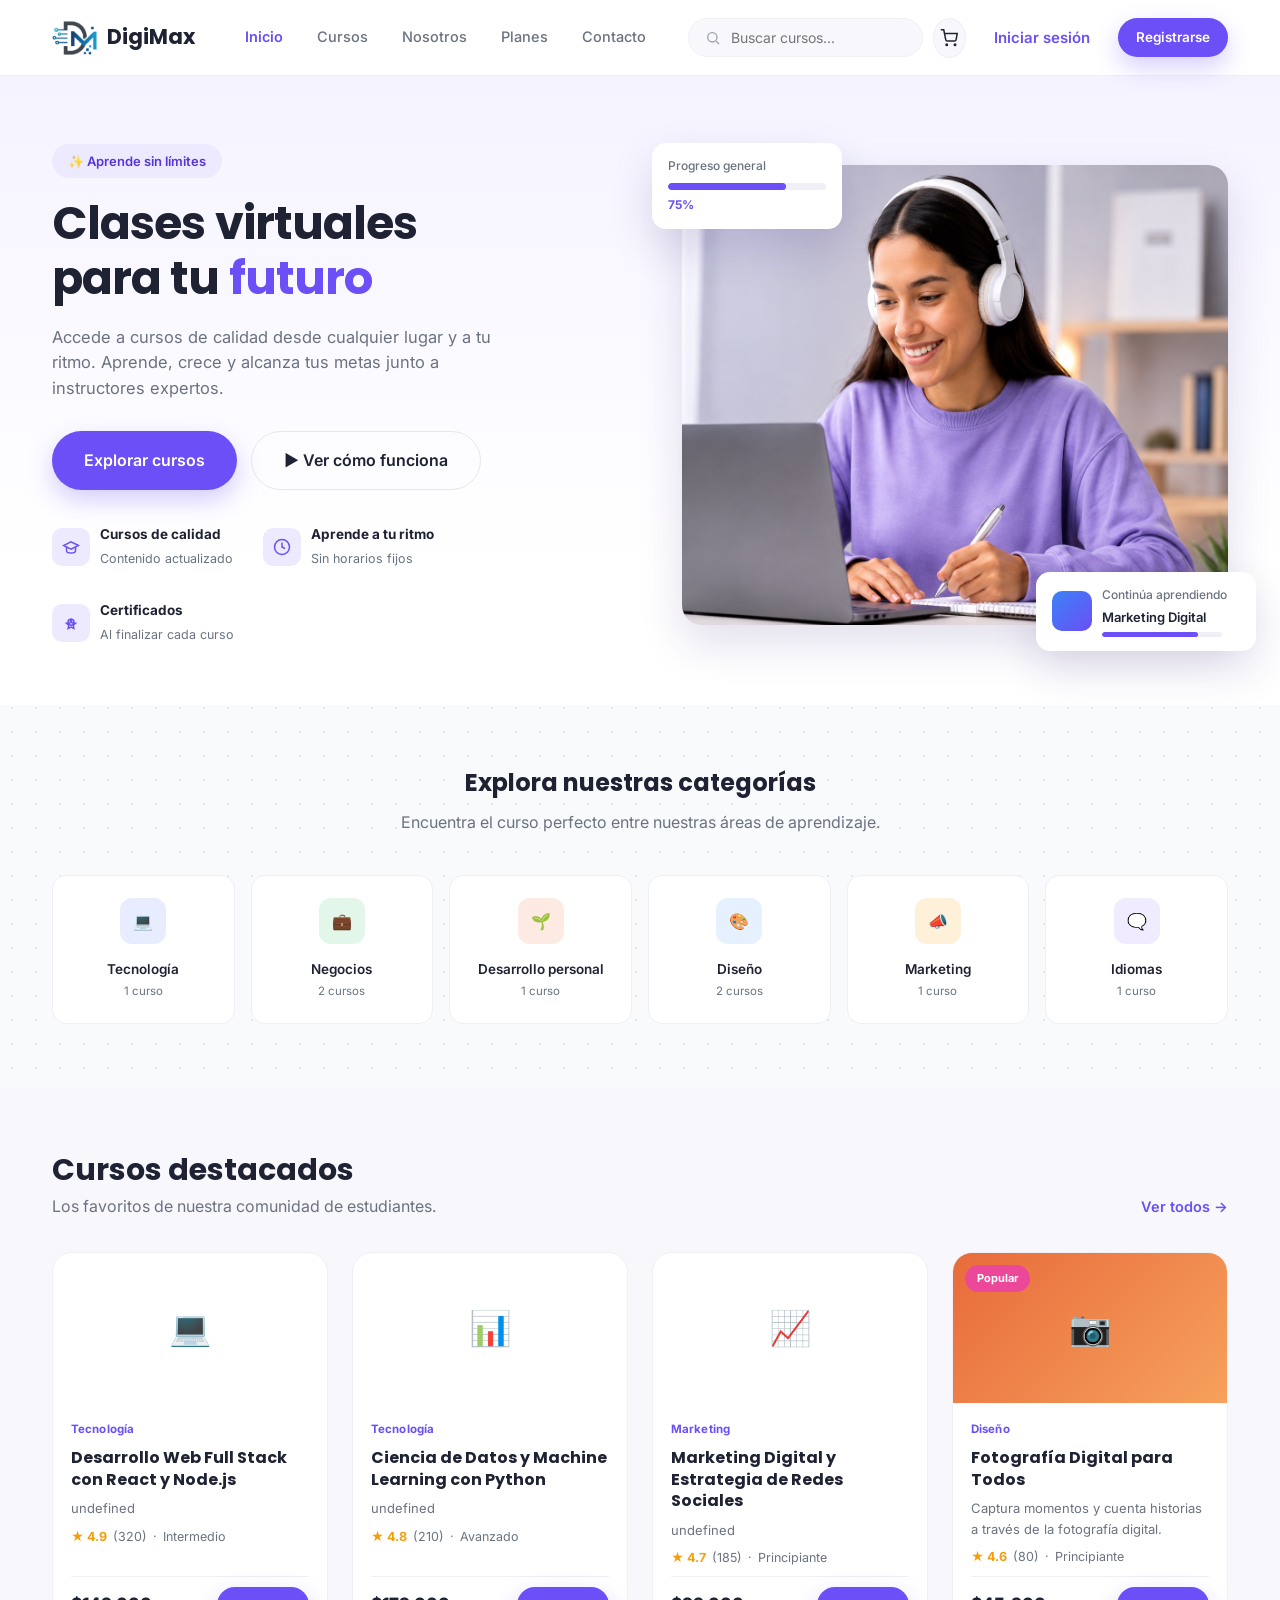
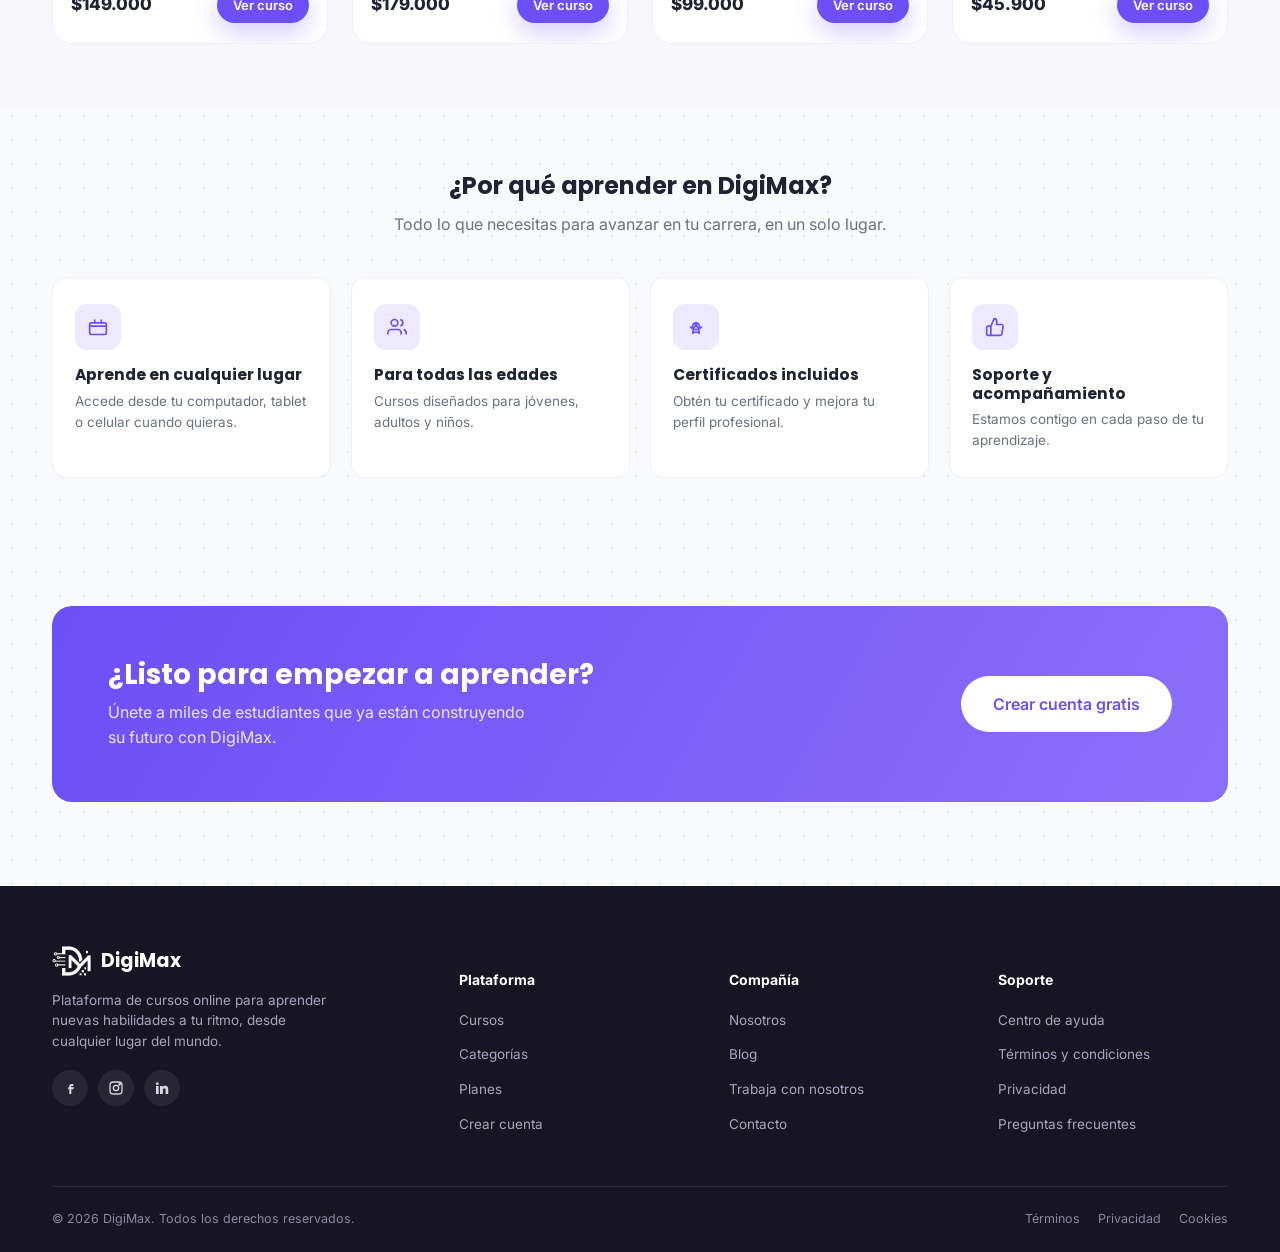
<file: index.html>
<!DOCTYPE html>
<html lang="es">
<head>
<meta charset="UTF-8">
<meta name="viewport" content="width=device-width, initial-scale=1.0">
<title>DigiMax · Aprende sin límites</title>
<link rel="stylesheet" href="css/style.css">
</head>
<body>

<!-- ============ NAVBAR ============ -->
<header class="navbar">
  <div class="container">
    <a href="index.html" class="brand">
      <img src="images/logo.png" alt="DigiMax">
      <span>DigiMax</span>
    </a>

    <nav class="nav-links" id="navLinks">
      <a href="index.html" class="only-guest">Inicio</a>
      <a href="cursos.html" class="only-guest">Cursos</a>
      <a href="nosotros.html" class="only-guest">Nosotros</a>
      <a href="planes.html" class="only-guest">Planes</a>
      <a href="contacto.html" class="only-guest">Contacto</a>

      <a href="index.html" class="only-auth">Inicio</a>
      <a href="mis-cursos.html" class="only-auth">Mis cursos</a>
      <a href="clases.html" class="only-auth">Clases en vivo</a>
      <a href="comunidad.html" class="only-auth">Comunidad</a>
    </nav>

    <div class="nav-right">
      <div class="search-box">
        <svg width="16" height="16" viewBox="0 0 24 24" fill="none" stroke="currentColor" stroke-width="2"><circle cx="11" cy="11" r="7"/><path d="m21 21-4.3-4.3"/></svg>
        <input type="text" id="navSearchInput" placeholder="Buscar cursos...">
      </div>

      <a href="#" class="btn-icon only-guest" title="Carrito">
        <svg width="18" height="18" viewBox="0 0 24 24" fill="none" stroke="currentColor" stroke-width="2"><circle cx="9" cy="21" r="1"/><circle cx="20" cy="21" r="1"/><path d="M1 1h4l2.7 13.4a2 2 0 0 0 2 1.6h9.7a2 2 0 0 0 2-1.6L23 6H6"/></svg>
      </a>
      <a href="login.html" class="btn btn-ghost only-guest">Iniciar sesión</a>
      <a href="registro.html" class="btn btn-primary btn-sm only-guest">Registrarse</a>

      <button class="btn-icon icon-badge only-auth" title="Notificaciones"><svg width="18" height="18" viewBox="0 0 24 24" fill="none" stroke="currentColor" stroke-width="2"><path d="M18 8a6 6 0 0 0-12 0c0 7-3 9-3 9h18s-3-2-3-9"/><path d="M13.7 21a2 2 0 0 1-3.4 0"/></svg><span class="dot"></span></button>

      <div class="user-chip only-auth" id="userChip">
        <div class="user-avatar" id="navUserAvatar">U</div>
        <div>
          <span class="u-name" id="navUserName">Usuario</span>
          <span class="u-role">Estudiante</span>
        </div>
        <div class="user-menu" id="userMenu">
          <a href="perfil.html">👤 Mi perfil</a>
          <a href="mis-cursos.html">🎓 Mis cursos</a>
          <hr>
          <button class="logout-btn">↩ Cerrar sesión</button>
        </div>
      </div>
    </div>

    <button class="mobile-toggle" id="mobileToggle" aria-label="Menú">
      <svg width="24" height="24" viewBox="0 0 24 24" fill="none" stroke="currentColor" stroke-width="2"><path d="M3 6h18M3 12h18M3 18h18"/></svg>
    </button>
  </div>
</header>

<!-- ============ HERO ============ -->
<section class="hero">
  <div class="container">
    <div class="hero-copy">
      <span class="eyebrow">✨ Aprende sin límites</span>
      <h1>Clases virtuales<br>para tu <span class="accent">futuro</span></h1>
      <p class="lead">Accede a cursos de calidad desde cualquier lugar y a tu ritmo. Aprende, crece y alcanza tus metas junto a instructores expertos.</p>
      <div class="hero-cta">
        <a href="cursos.html" class="btn btn-primary btn-lg">Explorar cursos</a>
        <a href="#como-funciona" class="btn btn-outline btn-lg">▶ Ver cómo funciona</a>
      </div>
      <div class="hero-stats">
        <div class="hero-stat">
          <div class="icon"><svg width="18" height="18" viewBox="0 0 24 24" fill="none" stroke="currentColor" stroke-width="2"><path d="M22 10 12 5 2 10l10 5 10-5Z"/><path d="M6 12v5c0 1.5 2.7 3 6 3s6-1.5 6-3v-5"/></svg></div>
          <div><strong>Cursos de calidad</strong><span>Contenido actualizado</span></div>
        </div>
        <div class="hero-stat">
          <div class="icon"><svg width="18" height="18" viewBox="0 0 24 24" fill="none" stroke="currentColor" stroke-width="2"><circle cx="12" cy="12" r="10"/><path d="M12 6v6l4 2"/></svg></div>
          <div><strong>Aprende a tu ritmo</strong><span>Sin horarios fijos</span></div>
        </div>
        <div class="hero-stat">
          <div class="icon"><svg width="18" height="18" viewBox="0 0 24 24" fill="none" stroke="currentColor" stroke-width="2"><path d="M12 15a4 4 0 1 0 0-8 4 4 0 0 0 0 8Z"/><path d="M8.2 19.3 9 15l-3-2.5L10.5 12 12 8l1.5 4 4.5.5L15 15l.8 4.3L12 17.5Z"/></svg></div>
          <div><strong>Certificados</strong><span>Al finalizar cada curso</span></div>
        </div>
      </div>
    </div>

    <div class="hero-visual">
      <div class="frame">
        <img src="images/hero-woman.png" alt="Estudiante aprendiendo en línea con DigiMax">
      </div>
      <div class="float-card progress-card">
        <div class="fc-title">Progreso general</div>
        <div class="progress-bar"><span style="width:75%"></span></div>
        <span class="fc-percent">75%</span>
      </div>
      <div class="float-card lesson-card">
        <div class="lesson-thumb"></div>
        <div>
          <div class="fc-title" style="margin-bottom:2px;">Continúa aprendiendo</div>
          <div class="fc-course">Marketing Digital</div>
          <div class="progress-bar sm" style="width:120px;margin-top:5px;"><span style="width:80%"></span></div>
        </div>
      </div>
    </div>
  </div>
</section>

<!-- ============ CATEGORÍAS ============ -->
<section id="categorias">
  <div class="container">
    <div class="section-center">
      <h2>Explora nuestras categorías</h2>
      <p>Encuentra el curso perfecto entre nuestras áreas de aprendizaje.</p>
    </div>
    <div class="category-grid" id="categoryGrid"></div>
  </div>
</section>

<!-- ============ CURSOS DESTACADOS ============ -->
<section class="section-soft" id="cursos-destacados">
  <div class="container">
    <div class="section-head">
      <div>
        <h2>Cursos destacados</h2>
        <p>Los favoritos de nuestra comunidad de estudiantes.</p>
      </div>
      <a href="cursos.html" class="link-more">Ver todos →</a>
    </div>
    <div class="course-grid" id="featuredCourses"></div>
  </div>
</section>

<!-- ============ POR QUÉ DIGIMAX ============ -->
<section id="como-funciona">
  <div class="container">
    <div class="section-center">
      <h2>¿Por qué aprender en DigiMax?</h2>
      <p>Todo lo que necesitas para avanzar en tu carrera, en un solo lugar.</p>
    </div>
    <div class="feature-grid">
      <div class="feature-card">
        <div class="f-icon"><svg width="20" height="20" viewBox="0 0 24 24" fill="none" stroke="currentColor" stroke-width="2"><rect x="2" y="7" width="20" height="14" rx="2"/><path d="M16 3v4M8 3v4M2 11h20"/></svg></div>
        <h4>Aprende en cualquier lugar</h4>
        <p>Accede desde tu computador, tablet o celular cuando quieras.</p>
      </div>
      <div class="feature-card">
        <div class="f-icon"><svg width="20" height="20" viewBox="0 0 24 24" fill="none" stroke="currentColor" stroke-width="2"><path d="M17 21v-2a4 4 0 0 0-4-4H5a4 4 0 0 0-4 4v2"/><circle cx="9" cy="7" r="4"/><path d="M23 21v-2a4 4 0 0 0-3-3.87M16 3.13a4 4 0 0 1 0 7.75"/></svg></div>
        <h4>Para todas las edades</h4>
        <p>Cursos diseñados para jóvenes, adultos y niños.</p>
      </div>
      <div class="feature-card">
        <div class="f-icon"><svg width="20" height="20" viewBox="0 0 24 24" fill="none" stroke="currentColor" stroke-width="2"><path d="M12 15a4 4 0 1 0 0-8 4 4 0 0 0 0 8Z"/><path d="M8.2 19.3 9 15l-3-2.5L10.5 12 12 8l1.5 4 4.5.5L15 15l.8 4.3L12 17.5Z"/></svg></div>
        <h4>Certificados incluidos</h4>
        <p>Obtén tu certificado y mejora tu perfil profesional.</p>
      </div>
      <div class="feature-card">
        <div class="f-icon"><svg width="20" height="20" viewBox="0 0 24 24" fill="none" stroke="currentColor" stroke-width="2"><path d="M14 9V5a3 3 0 0 0-3-3l-4 9v11h11.3a2 2 0 0 0 2-1.7l1.4-9a2 2 0 0 0-2-2.3H14Z"/><path d="M7 22H4a2 2 0 0 1-2-2v-7a2 2 0 0 1 2-2h3"/></svg></div>
        <h4>Soporte y acompañamiento</h4>
        <p>Estamos contigo en cada paso de tu aprendizaje.</p>
      </div>
    </div>
  </div>
</section>

<!-- ============ CTA ============ -->
<section id="planes">
  <div class="container">
    <div class="cta-band">
      <div>
        <h2>¿Listo para empezar a aprender?</h2>
        <p>Únete a miles de estudiantes que ya están construyendo su futuro con DigiMax.</p>
      </div>
      <a href="registro.html" class="btn btn-primary btn-lg">Crear cuenta gratis</a>
    </div>
  </div>
</section>

<!-- ============ FOOTER ============ -->
<footer id="contacto">
  <div class="container">
    <div class="footer-grid">
      <div>
        <div class="footer-brand">
          <img src="images/logo.png" alt="DigiMax">
          <span>DigiMax</span>
        </div>
        <p>Plataforma de cursos online para aprender nuevas habilidades a tu ritmo, desde cualquier lugar del mundo.</p>
        <div class="footer-social">
          <a href="#" aria-label="Facebook"><svg width="16" height="16" viewBox="0 0 24 24" fill="currentColor"><path d="M14 9h3V6h-3c-1.7 0-3 1.3-3 3v2H9v3h2v7h3v-7h3l1-3h-4V9c0-.6.4-1 1-1Z"/></svg></a>
          <a href="#" aria-label="Instagram"><svg width="16" height="16" viewBox="0 0 24 24" fill="none" stroke="currentColor" stroke-width="2"><rect x="3" y="3" width="18" height="18" rx="5"/><circle cx="12" cy="12" r="4"/><circle cx="17.5" cy="6.5" r="1"/></svg></a>
          <a href="#" aria-label="LinkedIn"><svg width="16" height="16" viewBox="0 0 24 24" fill="currentColor"><path d="M4.98 3.5a2 2 0 1 1 0 4 2 2 0 0 1 0-4ZM3 8.98h4V21H3zM9 8.98h3.8v1.64h.05c.53-1 1.83-2.05 3.77-2.05 4.03 0 4.78 2.65 4.78 6.1V21h-4v-5.6c0-1.34-.02-3.06-1.87-3.06-1.87 0-2.16 1.46-2.16 2.96V21H9Z"/></svg></a>
        </div>
      </div>
      <div>
        <h5>Plataforma</h5>
        <ul>
          <li><a href="cursos.html">Cursos</a></li>
          <li><a href="#categorias">Categorías</a></li>
          <li><a href="#planes">Planes</a></li>
          <li><a href="registro.html">Crear cuenta</a></li>
        </ul>
      </div>
      <div>
        <h5>Compañía</h5>
        <ul>
          <li><a href="#nosotros">Nosotros</a></li>
          <li><a href="#">Blog</a></li>
          <li><a href="#">Trabaja con nosotros</a></li>
          <li><a href="#contacto">Contacto</a></li>
        </ul>
      </div>
      <div>
        <h5>Soporte</h5>
        <ul>
          <li><a href="#">Centro de ayuda</a></li>
          <li><a href="#">Términos y condiciones</a></li>
          <li><a href="#">Privacidad</a></li>
          <li><a href="#">Preguntas frecuentes</a></li>
        </ul>
      </div>
    </div>
    <div class="footer-bottom">
      <span>© 2026 DigiMax. Todos los derechos reservados.</span>
      <div><a href="#">Términos</a><a href="#">Privacidad</a><a href="#">Cookies</a></div>
    </div>
  </div>
</footer>

<script src="js/script.js"></script>

</body>
</html>
</file>
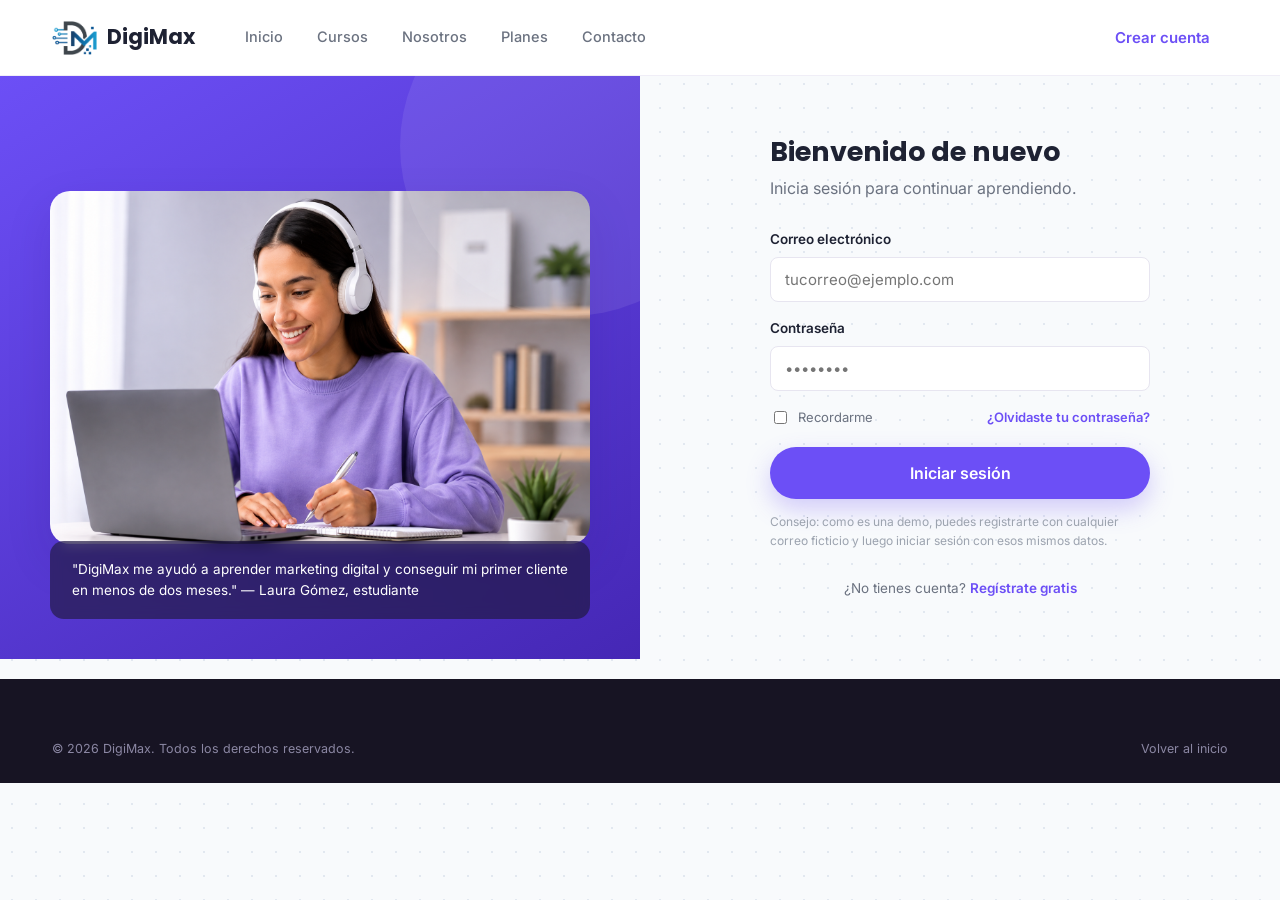
<file: clases.html>
<!DOCTYPE html>
<html lang="es">
<head>
<meta charset="UTF-8">
<meta name="viewport" content="width=device-width, initial-scale=1.0">
<title>Clases en vivo · DigiMax</title>
<link rel="stylesheet" href="css/style.css">
</head>
<body>

<header class="navbar">
  <div class="container">
    <a href="index.html" class="brand">
      <img src="images/logo.png" alt="DigiMax">
      <span>DigiMax</span>
    </a>
    <nav class="nav-links" id="navLinks">
      <a href="index.html" class="only-guest">Inicio</a>
      <a href="cursos.html" class="only-guest">Cursos</a>
      <a href="index.html" class="only-auth">Inicio</a>
      <a href="mis-cursos.html" class="only-auth">Mis cursos</a>
      <a href="clases.html" class="only-auth">Clases en vivo</a>
      <a href="comunidad.html" class="only-auth">Comunidad</a>
    </nav>
    <div class="nav-right">
      <div class="search-box">
        <svg width="16" height="16" viewBox="0 0 24 24" fill="none" stroke="currentColor" stroke-width="2"><circle cx="11" cy="11" r="7"/><path d="m21 21-4.3-4.3"/></svg>
        <input type="text" id="navSearchInput" placeholder="Buscar cursos...">
      </div>
      <a href="login.html" class="btn btn-ghost only-guest">Iniciar sesión</a>
      <a href="registro.html" class="btn btn-primary btn-sm only-guest">Registrarse</a>
      <div class="user-chip only-auth" id="userChip">
        <div class="user-avatar" id="navUserAvatar">U</div>
        <div><span class="u-name" id="navUserName">Usuario</span><span class="u-role">Estudiante</span></div>
        <div class="user-menu" id="userMenu">
          <a href="perfil.html">👤 Mi perfil</a>
          <a href="mis-cursos.html">🎓 Mis cursos</a>
          <hr>
          <button class="logout-btn">↩ Cerrar sesión</button>
        </div>
      </div>
    </div>
    <button class="mobile-toggle" id="mobileToggle" aria-label="Menú">
      <svg width="24" height="24" viewBox="0 0 24 24" fill="none" stroke="currentColor" stroke-width="2"><path d="M3 6h18M3 12h18M3 18h18"/></svg>
    </button>
  </div>
</header>

<section style="padding-top:36px;">
  <div class="container">
    <div class="live-hero">
      <img src="images/videollamada-clase.png" alt="Clase en vivo por videollamada en DigiMax">
      <div class="live-hero-info">
        <span class="live-tag"><span class="blink"></span> EN DIRECTO</span>
        <h2>Aprende en tiempo real junto a expertos</h2>
        <p>Conéctate con tus profesores y compañeros, resuelve dudas al instante y practica en vivo.</p>
        <div class="hero-cta" style="margin-top:10px;">
          <a href="#clases-hoy" class="btn btn-primary">Ver clases de hoy</a>
        </div>
      </div>
    </div>
  </div>
</section>

<section id="clases-hoy" style="padding-top:10px;">
  <div class="container">
    <div class="section-head">
      <div>
        <h2>Clases en vivo hoy</h2>
        <p>Únete a una sesión en curso o resérvate un cupo para las próximas.</p>
      </div>
    </div>
    <div class="live-grid" id="liveGrid"></div>
  </div>
</section>

<footer>
  <div class="container">
    <div class="footer-bottom" style="border-top:none;padding-top:0;">
      <span>© 2026 DigiMax. Todos los derechos reservados.</span>
      <div><a href="index.html">Volver al inicio</a></div>
    </div>
  </div>
</footer>

<script src="js/script.js"></script>
</body>
</html>
</file>
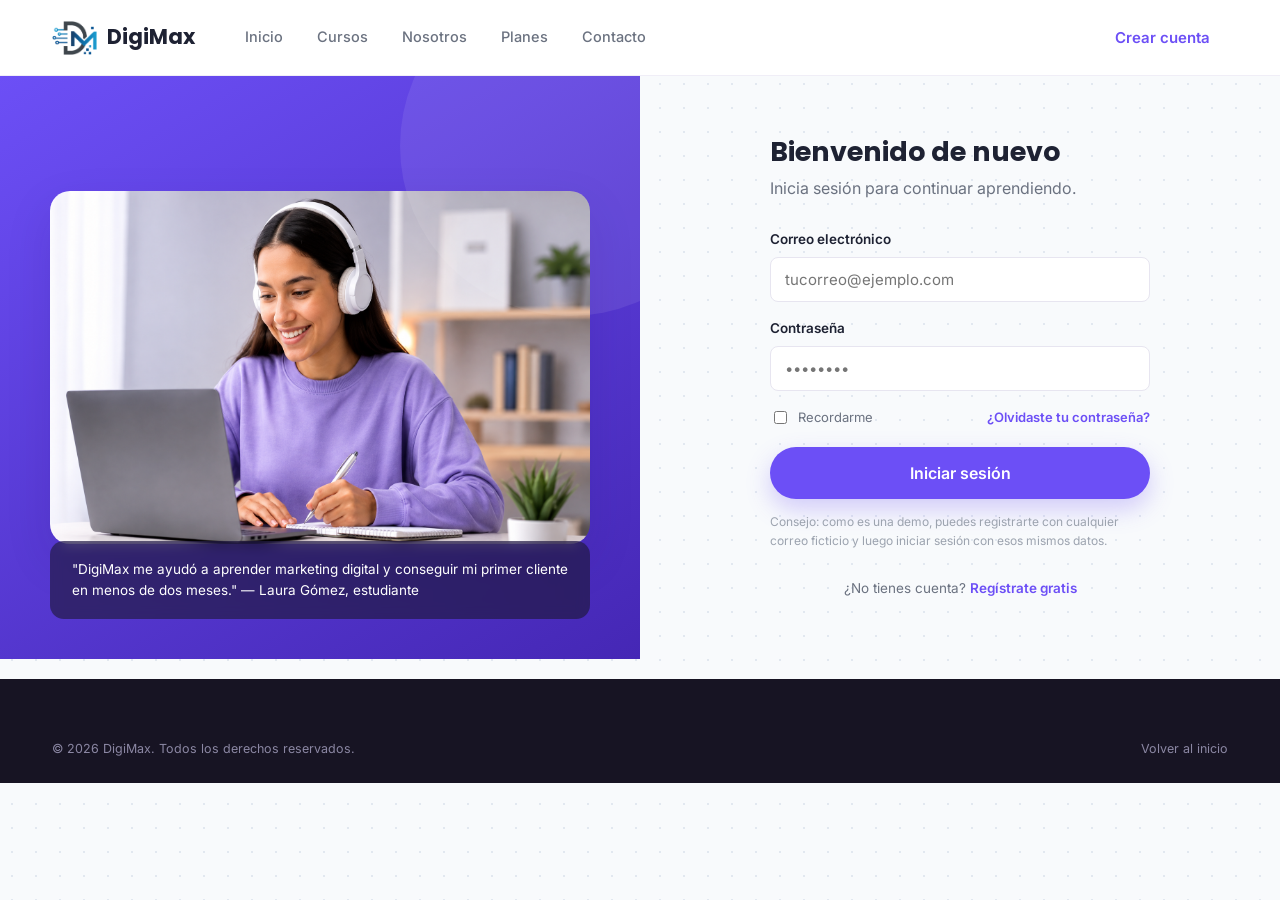
<file: comunidad.html>
<!DOCTYPE html>
<html lang="es">
<head>
<meta charset="UTF-8">
<meta name="viewport" content="width=device-width, initial-scale=1.0">
<title>Comunidad · DigiMax</title>
<link rel="stylesheet" href="css/style.css">
</head>
<body>

<header class="navbar">
  <div class="container">
    <a href="index.html" class="brand">
      <img src="images/logo.png" alt="DigiMax">
      <span>DigiMax</span>
    </a>
    <nav class="nav-links" id="navLinks">
      <a href="index.html" class="only-guest">Inicio</a>
      <a href="cursos.html" class="only-guest">Cursos</a>
      <a href="index.html" class="only-auth">Inicio</a>
      <a href="mis-cursos.html" class="only-auth">Mis cursos</a>
      <a href="clases.html" class="only-auth">Clases en vivo</a>
      <a href="comunidad.html" class="only-auth">Comunidad</a>
    </nav>
    <div class="nav-right">
      <div class="search-box">
        <svg width="16" height="16" viewBox="0 0 24 24" fill="none" stroke="currentColor" stroke-width="2"><circle cx="11" cy="11" r="7"/><path d="m21 21-4.3-4.3"/></svg>
        <input type="text" id="navSearchInput" placeholder="Buscar cursos...">
      </div>
      <a href="login.html" class="btn btn-ghost only-guest">Iniciar sesión</a>
      <a href="registro.html" class="btn btn-primary btn-sm only-guest">Registrarse</a>
      <div class="user-chip only-auth" id="userChip">
        <div class="user-avatar" id="navUserAvatar">U</div>
        <div><span class="u-name" id="navUserName">Usuario</span><span class="u-role">Estudiante</span></div>
        <div class="user-menu" id="userMenu">
          <a href="perfil.html">👤 Mi perfil</a>
          <a href="mis-cursos.html">🎓 Mis cursos</a>
          <hr>
          <button class="logout-btn">↩ Cerrar sesión</button>
        </div>
      </div>
    </div>
    <button class="mobile-toggle" id="mobileToggle" aria-label="Menú">
      <svg width="24" height="24" viewBox="0 0 24 24" fill="none" stroke="currentColor" stroke-width="2"><path d="M3 6h18M3 12h18M3 18h18"/></svg>
    </button>
  </div>
</header>

<div class="page-header">
  <div class="container">
    <h1>Comunidad DigiMax</h1>
    <p>Comparte tu progreso, resuelve dudas y conecta con otros estudiantes.</p>
  </div>
</div>

<section style="padding-top:20px;">
  <div class="container">
    <div class="community-layout">
      <div>
        <form class="post-composer" id="postComposer">
          <textarea id="postText" placeholder="¿Qué estás aprendiendo hoy? Comparte tu avance con la comunidad..." required></textarea>
          <div class="post-composer-foot">
            <div class="post-topics">
              <select id="postTopicSelect">
                <option>General</option>
                <option>Tecnología</option>
                <option>Marketing</option>
                <option>Diseño</option>
                <option>Negocios</option>
                <option>Desarrollo personal</option>
                <option>Idiomas</option>
              </select>
            </div>
            <button type="submit" class="btn btn-primary btn-sm">Publicar</button>
          </div>
        </form>

        <div id="postsFeed"></div>
      </div>

      <aside>
        <div class="side-card">
          <h4>Temas populares</h4>
          <div class="topic-pill-list">
            <span>#MarketingDigital</span>
            <span>#ProgramaciónWeb</span>
            <span>#Excel</span>
            <span>#Fotografía</span>
            <span>#Hábitos</span>
            <span>#Inglés</span>
          </div>
        </div>
        <div class="side-card">
          <h4>Miembros activos</h4>
          <div class="mini-member"><div class="user-avatar">LG</div><div><strong>Laura Gómez</strong><span>Marketing Digital</span></div></div>
          <div class="mini-member"><div class="user-avatar">CR</div><div><strong>Carlos Restrepo</strong><span>Programación Web</span></div></div>
          <div class="mini-member"><div class="user-avatar">AF</div><div><strong>Ana Fernández</strong><span>Desarrollo Personal</span></div></div>
        </div>
      </aside>
    </div>
  </div>
</section>

<footer>
  <div class="container">
    <div class="footer-bottom" style="border-top:none;padding-top:0;">
      <span>© 2026 DigiMax. Todos los derechos reservados.</span>
      <div><a href="index.html">Volver al inicio</a></div>
    </div>
  </div>
</footer>

<script src="js/script.js"></script>
</body>
</html>
</file>
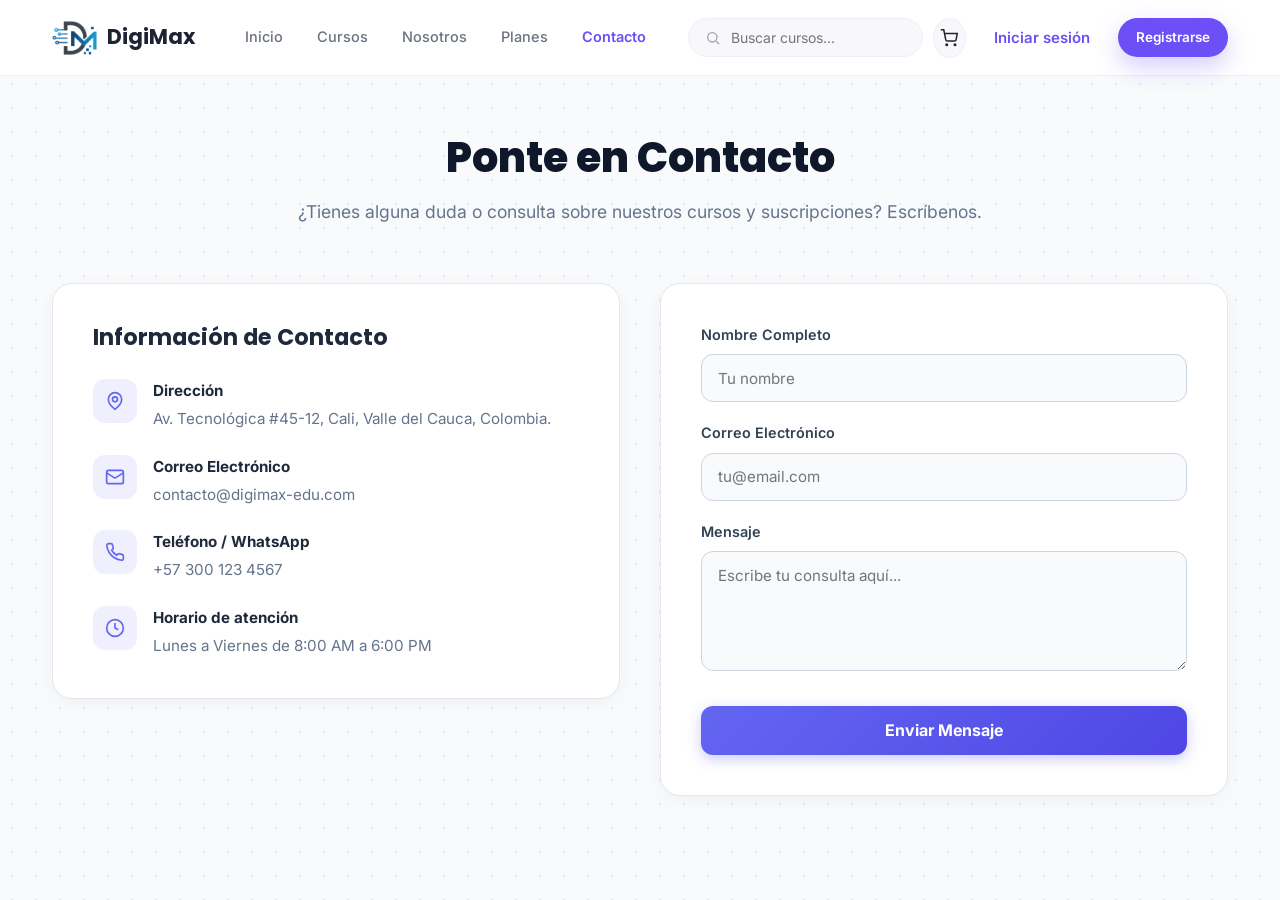
<file: contacto.html>
<!DOCTYPE html>
<html lang="es">
<head>
  <meta charset="UTF-8">
  <meta name="viewport" content="width=device-width, initial-scale=1.0">
  <title>Contacto — DigiMax</title>
  <link rel="stylesheet" href="css/style.css">
</head>
<body>
  <header class="navbar">
  <div class="container">
    <a href="index.html" class="brand">
      <img src="images/logo.png" alt="DigiMax">
      <span>DigiMax</span>
    </a>

    <nav class="nav-links" id="navLinks">
      <a href="index.html" class="only-guest">Inicio</a>
      <a href="cursos.html" class="only-guest">Cursos</a>
      <a href="nosotros.html" class="only-guest">Nosotros</a>
      <a href="planes.html" class="only-guest">Planes</a>
      <a href="contacto.html" class="only-guest">Contacto</a>

      <a href="index.html" class="only-auth">Inicio</a>
      <a href="mis-cursos.html" class="only-auth">Mis cursos</a>
      <a href="clases.html" class="only-auth">Clases en vivo</a>
      <a href="comunidad.html" class="only-auth">Comunidad</a>
    </nav>

    <div class="nav-right">
      <div class="search-box">
        <svg width="16" height="16" viewBox="0 0 24 24" fill="none" stroke="currentColor" stroke-width="2"><circle cx="11" cy="11" r="7"/><path d="m21 21-4.3-4.3"/></svg>
        <input type="text" id="navSearchInput" placeholder="Buscar cursos...">
      </div>

      <a href="#" class="btn-icon only-guest" title="Carrito">
        <svg width="18" height="18" viewBox="0 0 24 24" fill="none" stroke="currentColor" stroke-width="2"><circle cx="9" cy="21" r="1"/><circle cx="20" cy="21" r="1"/><path d="M1 1h4l2.7 13.4a2 2 0 0 0 2 1.6h9.7a2 2 0 0 0 2-1.6L23 6H6"/></svg>
      </a>
      <a href="login.html" class="btn btn-ghost only-guest">Iniciar sesión</a>
      <a href="registro.html" class="btn btn-primary btn-sm only-guest">Registrarse</a>

      <button class="btn-icon icon-badge only-auth" title="Notificaciones"><svg width="18" height="18" viewBox="0 0 24 24" fill="none" stroke="currentColor" stroke-width="2"><path d="M18 8a6 6 0 0 0-12 0c0 7-3 9-3 9h18s-3-2-3-9"/><path d="M13.7 21a2 2 0 0 1-3.4 0"/></svg><span class="dot"></span></button>

      <div class="user-chip only-auth" id="userChip">
        <div class="user-avatar" id="navUserAvatar">U</div>
        <div>
          <span class="u-name" id="navUserName">Usuario</span>
          <span class="u-role">Estudiante</span>
        </div>
        <div class="user-menu" id="userMenu">
          <a href="perfil.html">👤 Mi perfil</a>
          <a href="mis-cursos.html">🎓 Mis cursos</a>
          <hr>
          <button class="logout-btn">↩ Cerrar sesión</button>
        </div>
      </div>
    </div>

    <button class="mobile-toggle" id="mobileToggle" aria-label="Menú">
      <svg width="24" height="24" viewBox="0 0 24 24" fill="none" stroke="currentColor" stroke-width="2"><path d="M3 6h18M3 12h18M3 18h18"/></svg>
    </button>
  </div>
</header>

  <main class="container page-padding">

  <!-- Encabezado con espaciado amplio -->
  <div class="contact-header">
    <h1 class="page-title">Ponte en Contacto</h1>
    <p class="hero-desc">¿Tienes alguna duda o consulta sobre nuestros cursos y suscripciones? Escríbenos.</p>
  </div>

  <!-- Grid de Contacto -->
  <div class="contact-grid">

    <!-- Tarjeta de Información -->
    <div class="contact-card">
      <h3>Información de Contacto</h3>
      
      <div class="contact-info-list">
        
        <!-- Dirección -->
        <div class="contact-info-item">
          <div class="contact-icon-wrapper">
            <svg width="20" height="20" viewBox="0 0 24 24" fill="none" stroke="currentColor" stroke-width="2"><path d="M20 10c0 6-8 12-8 12s-8-6-8-12a8 8 0 0 1 16 0Z"/><circle cx="12" cy="10" r="3"/></svg>
          </div>
          <div class="contact-info-content">
            <strong>Dirección</strong>
            <span>Av. Tecnológica #45-12, Cali, Valle del Cauca, Colombia.</span>
          </div>
        </div>

        <!-- Correo Electrónico -->
        <div class="contact-info-item">
          <div class="contact-icon-wrapper">
            <svg width="20" height="20" viewBox="0 0 24 24" fill="none" stroke="currentColor" stroke-width="2"><rect width="20" height="16" x="2" y="4" rx="2"/><path d="m22 7-8.97 5.7a1.94 1.94 0 0 1-2.06 0L2 7"/></svg>
          </div>
          <div class="contact-info-content">
            <strong>Correo Electrónico</strong>
            <a href="mailto:contacto@digimax-edu.com">contacto@digimax-edu.com</a>
          </div>
        </div>

        <!-- Teléfono / WhatsApp -->
        <div class="contact-info-item">
          <div class="contact-icon-wrapper">
            <svg width="20" height="20" viewBox="0 0 24 24" fill="none" stroke="currentColor" stroke-width="2"><path d="M22 16.92v3a2 2 0 0 1-2.18 2 19.79 19.79 0 0 1-8.63-3.07 19.5 19.5 0 0 1-6-6 19.79 19.79 0 0 1-3.07-8.67A2 2 0 0 1 4.11 2h3a2 2 0 0 1 2 1.72 12.84 12.84 0 0 0 .7 2.81 2 2 0 0 1-.45 2.11L8.09 9.91a16 16 0 0 0 6 6l1.27-1.27a2 2 0 0 1 2.11-.45 12.84 12.84 0 0 0 2.81.7A2 2 0 0 1 22 16.92z"/></svg>
          </div>
          <div class="contact-info-content">
            <strong>Teléfono / WhatsApp</strong>
            <span>+57 300 123 4567</span>
          </div>
        </div>

        <!-- Horario de Atención -->
        <div class="contact-info-item">
          <div class="contact-icon-wrapper">
            <svg width="20" height="20" viewBox="0 0 24 24" fill="none" stroke="currentColor" stroke-width="2"><circle cx="12" cy="12" r="10"/><polyline points="12 6 12 12 16 14"/></svg>
          </div>
          <div class="contact-info-content">
            <strong>Horario de atención</strong>
            <span>Lunes a Viernes de 8:00 AM a 6:00 PM</span>
          </div>
        </div>

      </div>
    </div>

    <!-- Formulario de Contacto -->
    <div class="contact-card">
      <form class="contact-form" onsubmit="event.preventDefault(); alert('¡Gracias por tu mensaje! Te responderemos muy pronto.');">
        
        <div class="form-group">
          <label for="fullName">Nombre Completo</label>
          <input type="text" id="fullName" class="input-field" placeholder="Tu nombre" required>
        </div>

        <div class="form-group">
          <label for="userEmail">Correo Electrónico</label>
          <input type="email" id="userEmail" class="input-field" placeholder="tu@email.com" required>
        </div>

        <div class="form-group">
          <label for="userMessage">Mensaje</label>
          <textarea id="userMessage" class="input-field" rows="4" placeholder="Escribe tu consulta aquí..." required></textarea>
        </div>

        <button type="submit" class="btn-send-message">Enviar Mensaje</button>
      </form>
    </div>

  </div>

</main>
  <script src="js/script.js"></script>
</body>
</html>
</file>
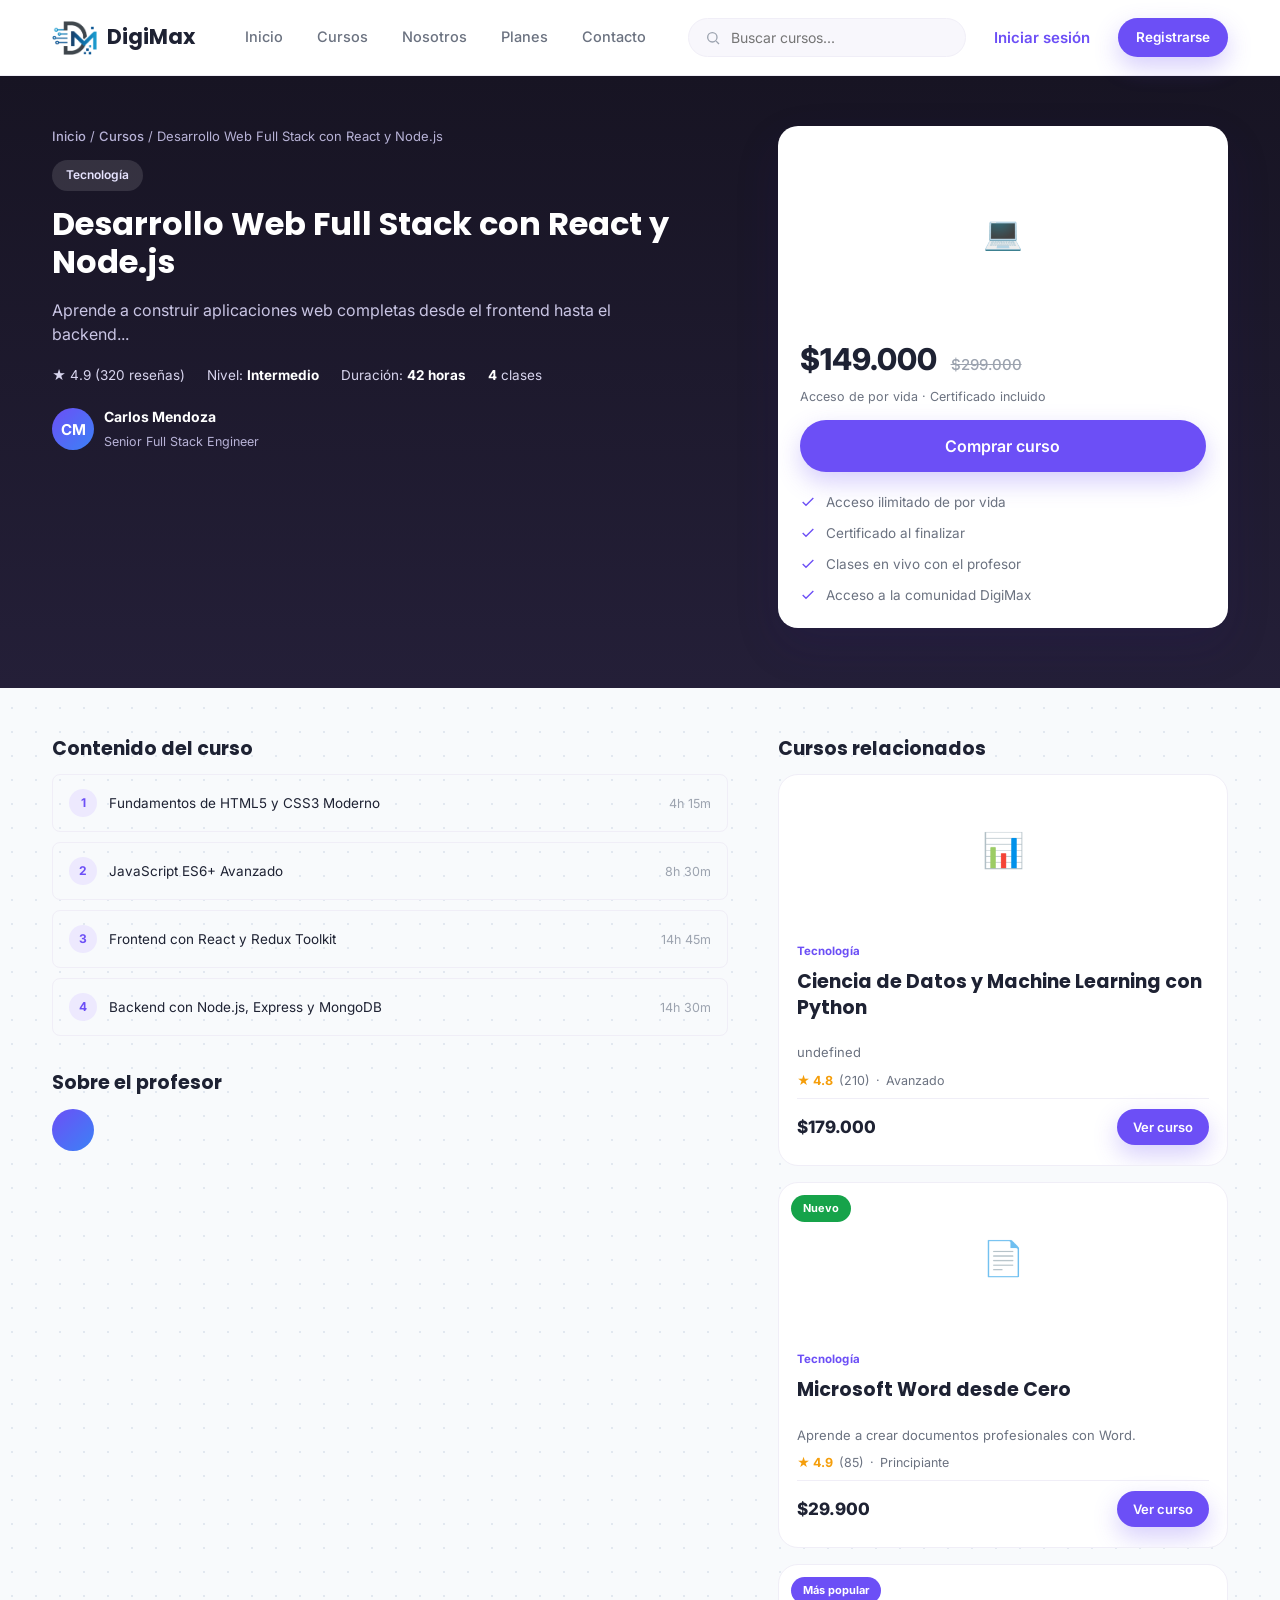
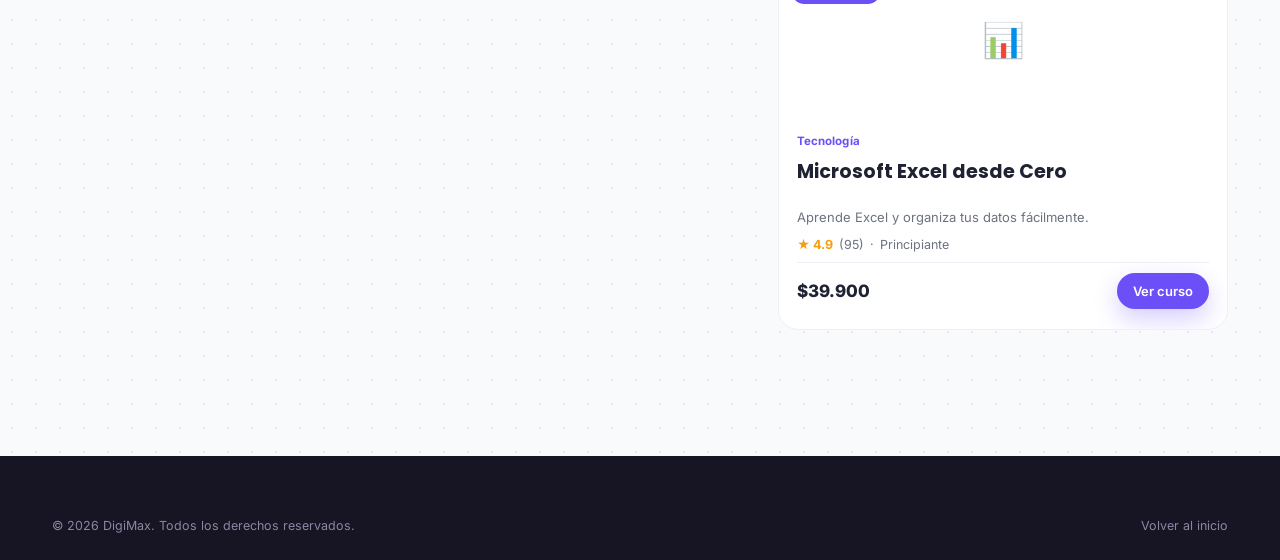
<file: curso.html>
<!DOCTYPE html>
<html lang="es">
<head>
<meta charset="UTF-8">
<meta name="viewport" content="width=device-width, initial-scale=1.0">
<title>Curso · DigiMax</title>
<link rel="stylesheet" href="css/style.css">
</head>
<body>

<header class="navbar">
  <div class="container">
    <a href="index.html" class="brand">
      <img src="images/logo.png" alt="DigiMax">
      <span>DigiMax</span>
    </a>
    <nav class="nav-links" id="navLinks">
      <a href="index.html" class="only-guest">Inicio</a>
      <a href="cursos.html" class="only-guest">Cursos</a>
      <a href="nosotros.html" class="only-guest">Nosotros</a>
      <a href="planes.html" class="only-guest">Planes</a>
      <a href="contacto.html" class="only-guest">Contacto</a>
      <a href="index.html" class="only-auth">Inicio</a>
      <a href="mis-cursos.html" class="only-auth">Mis cursos</a>
      <a href="clases.html" class="only-auth">Clases en vivo</a>
      <a href="comunidad.html" class="only-auth">Comunidad</a>
    </nav>
    <div class="nav-right">
      <div class="search-box">
        <svg width="16" height="16" viewBox="0 0 24 24" fill="none" stroke="currentColor" stroke-width="2"><circle cx="11" cy="11" r="7"/><path d="m21 21-4.3-4.3"/></svg>
        <input type="text" id="navSearchInput" placeholder="Buscar cursos...">
      </div>
      <a href="login.html" class="btn btn-ghost only-guest">Iniciar sesión</a>
      <a href="registro.html" class="btn btn-primary btn-sm only-guest">Registrarse</a>
      <div class="user-chip only-auth" id="userChip">
        <div class="user-avatar" id="navUserAvatar">U</div>
        <div><span class="u-name" id="navUserName">Usuario</span><span class="u-role">Estudiante</span></div>
        <div class="user-menu" id="userMenu">
          <a href="perfil.html">👤 Mi perfil</a>
          <a href="mis-cursos.html">🎓 Mis cursos</a>
          <hr>
          <button class="logout-btn">↩ Cerrar sesión</button>
        </div>
      </div>
    </div>
    <button class="mobile-toggle" id="mobileToggle" aria-label="Menú">
      <svg width="24" height="24" viewBox="0 0 24 24" fill="none" stroke="currentColor" stroke-width="2"><path d="M3 6h18M3 12h18M3 18h18"/></svg>
    </button>
  </div>
</header>

<div id="courseDetailRoot">

  <section class="course-hero">
    <div class="container">
      <div>
        <div class="breadcrumb"><a href="index.html">Inicio</a> / <a href="cursos.html">Cursos</a> / <span id="cdBreadcrumbTitle"></span></div>
        <span class="course-hero-tag" id="cdCategory"></span>
        <h1 id="cdTitle"></h1>
        <p class="lead" id="cdDesc"></p>
        <div class="course-hero-meta">
          <span id="cdRating"></span>
          <span id="cdLevel"></span>
          <span id="cdDuration"></span>
          <span id="cdLessons"></span>
        </div>
        <div class="instructor-chip">
          <div class="user-avatar" id="cdTeacherAvatar"></div>
          <div>
            <strong id="cdTeacherName"></strong>
            <span id="cdTeacherRole"></span>
          </div>
        </div>
      </div>

      <div class="buy-card">
        <div class="thumb" id="cdThumb"></div>
        <div class="buy-price"><span id="cdPrice"></span> <span class="old" id="cdOldPrice"></span></div>
        <p style="margin:0 0 6px;font-size:12.5px;">Acceso de por vida · Certificado incluido</p>
        <button class="btn btn-primary btn-block btn-lg" id="cdBuyBtn">Comprar curso</button>
        <ul class="buy-list">
          <li><svg width="16" height="16" viewBox="0 0 24 24" fill="none" stroke="currentColor" stroke-width="2"><path d="M20 6 9 17l-5-5"/></svg> Acceso ilimitado de por vida</li>
          <li><svg width="16" height="16" viewBox="0 0 24 24" fill="none" stroke="currentColor" stroke-width="2"><path d="M20 6 9 17l-5-5"/></svg> Certificado al finalizar</li>
          <li><svg width="16" height="16" viewBox="0 0 24 24" fill="none" stroke="currentColor" stroke-width="2"><path d="M20 6 9 17l-5-5"/></svg> Clases en vivo con el profesor</li>
          <li><svg width="16" height="16" viewBox="0 0 24 24" fill="none" stroke="currentColor" stroke-width="2"><path d="M20 6 9 17l-5-5"/></svg> Acceso a la comunidad DigiMax</li>
        </ul>
      </div>
    </div>
  </section>

  <div class="container">
    <div class="course-detail-body">
      <div>
        <div class="detail-block">
          <h3>Contenido del curso</h3>
          <div id="cdCurriculum"></div>
        </div>
        <div class="detail-block">
          <h3>Sobre el profesor</h3>
          <div class="instructor-chip" style="margin-top:0;">
            <div class="user-avatar"></div>
          </div>
        </div>
      </div>
      <div>
        <div class="detail-block">
          <h3>Cursos relacionados</h3>
          <div id="cdRelated" style="display:flex;flex-direction:column;gap:16px;"></div>
        </div>
      </div>
    </div>
  </div>
</div>

<!-- ============ MODAL DE PAGO ============ -->
<div class="modal-overlay" id="paymentModal">
  <div class="modal-box">
    <button class="modal-close" data-close-modal="paymentModal">✕</button>
    <h3>Finalizar compra</h3>
    <div class="order-item" style="margin:20px 0;">
      <div class="thumb-sm" id="pmThumb"></div>
      <div>
        <h5 id="pmCourseTitle"></h5>
        <span id="pmCoursePrice"></span>
      </div>
    </div>

    <div class="form-error" id="pmError"></div>

    <form id="paymentForm" novalidate>
      <div class="field">
        <label for="pmCardName">Nombre en la tarjeta</label>
        <input type="text" id="pmCardName" placeholder="Como aparece en la tarjeta">
      </div>
      <div class="field">
        <label for="pmCardNumber">Número de tarjeta (ficticio)</label>
        <input type="text" id="pmCardNumber" placeholder="4111 1111 1111 1111" maxlength="19">
      </div>
      <div class="field-row">
        <div class="field">
          <label for="pmExpiry">Vencimiento</label>
          <input type="text" id="pmExpiry" placeholder="MM/AA" maxlength="5">
        </div>
        <div class="field">
          <label for="pmCvv">CVV</label>
          <input type="text" id="pmCvv" placeholder="123" maxlength="4">
        </div>
      </div>
      <button type="submit" class="btn btn-primary btn-block btn-lg" id="pmSubmitBtn" style="margin-top:8px;">Realizar pago</button>
    </form>
  </div>
</div>

<!-- ============ MODAL DE ÉXITO ============ -->
<div class="modal-overlay" id="successModal">
  <div class="modal-box">
    <button class="modal-close" data-close-modal="successModal">✕</button>
    <div class="modal-icon"><svg width="28" height="28" viewBox="0 0 24 24" fill="none" stroke="currentColor" stroke-width="2"><path d="M20 6 9 17l-5-5"/></svg></div>
    <h3>¡Pago realizado con éxito!</h3>
    <p class="center">El curso fue agregado a tu lista de "Mis cursos". Ya puedes comenzar a aprender.</p>
    <a href="mis-cursos.html" class="btn btn-primary btn-block">Ir a Mis cursos</a>
    <button class="btn btn-outline btn-block" style="margin-top:10px;" data-close-modal="successModal">Seguir explorando</button>
  </div>
</div>

<footer>
  <div class="container">
    <div class="footer-bottom" style="border-top:none;padding-top:0;">
      <span>© 2026 DigiMax. Todos los derechos reservados.</span>
      <div><a href="index.html">Volver al inicio</a></div>
    </div>
  </div>
</footer>

<script src="js/script.js"></script>
<script src="js/pagos.js"></script>

</body>
</html>
</file>
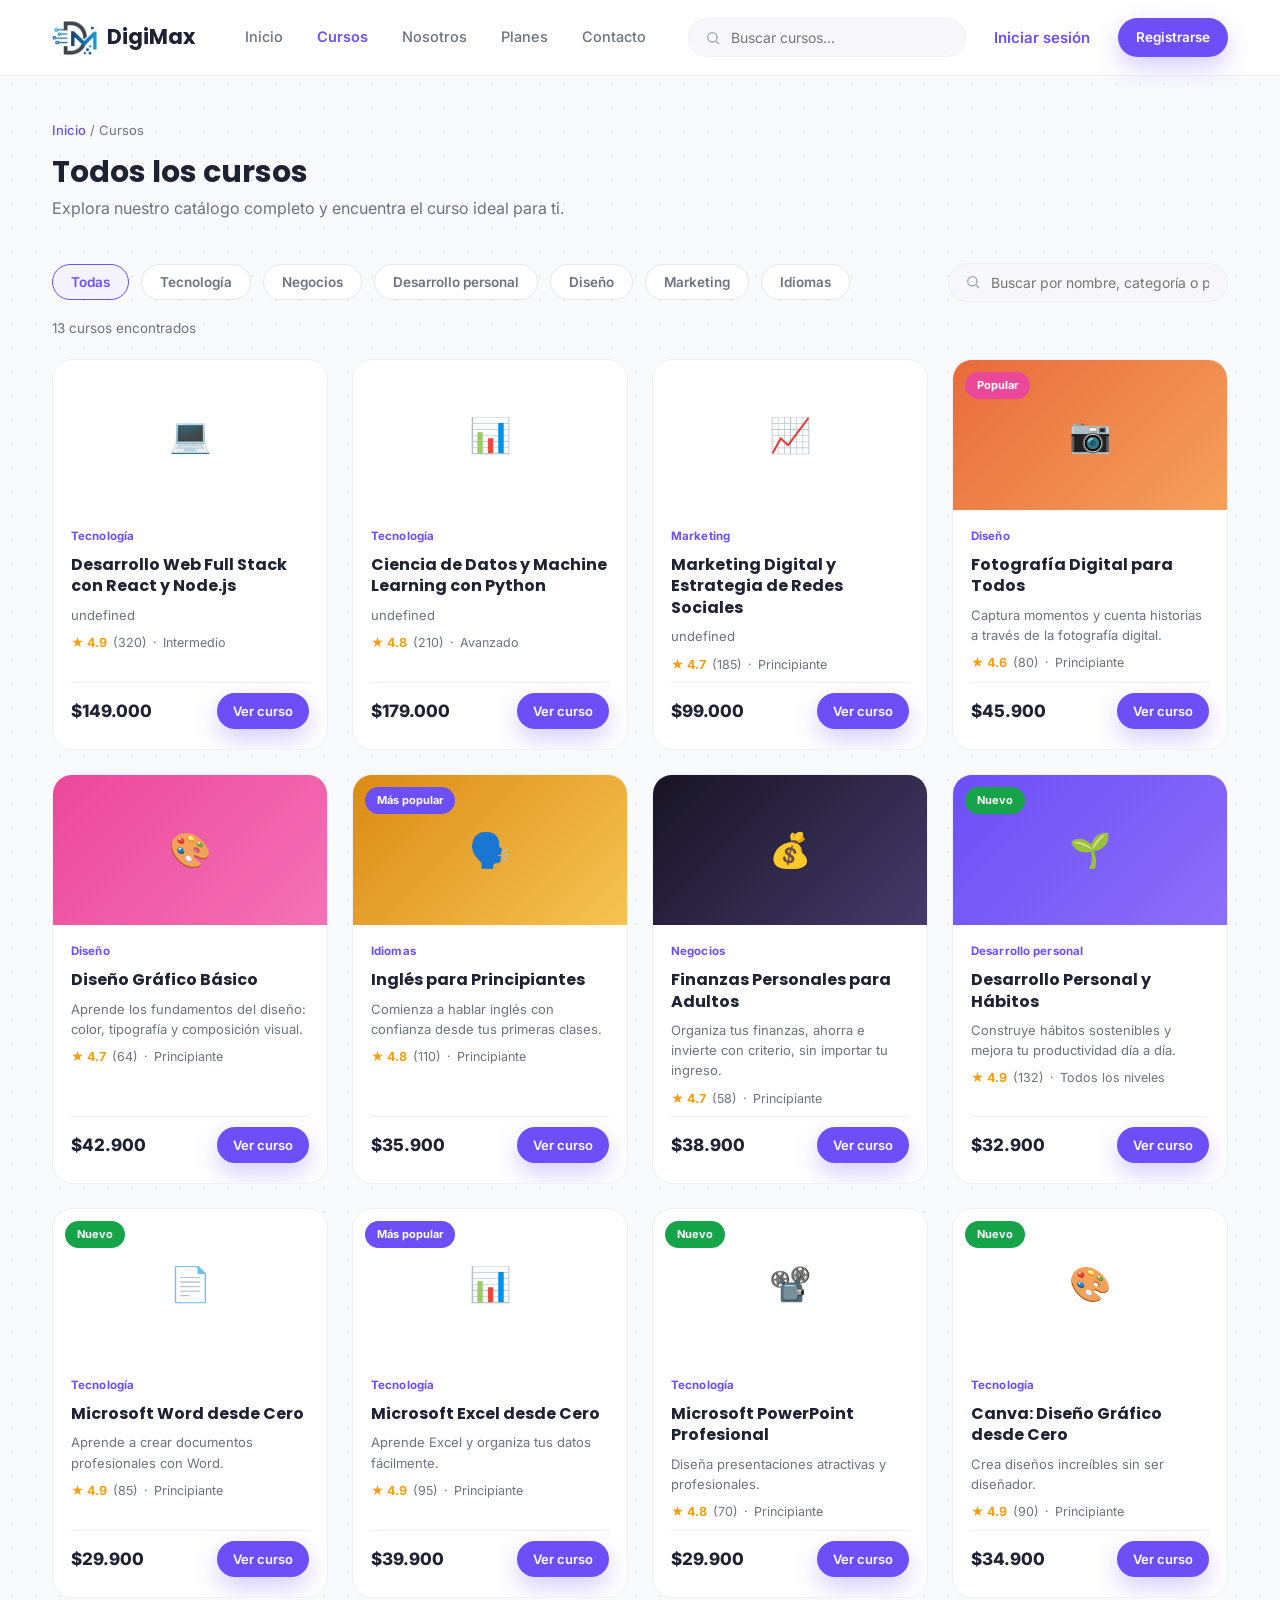
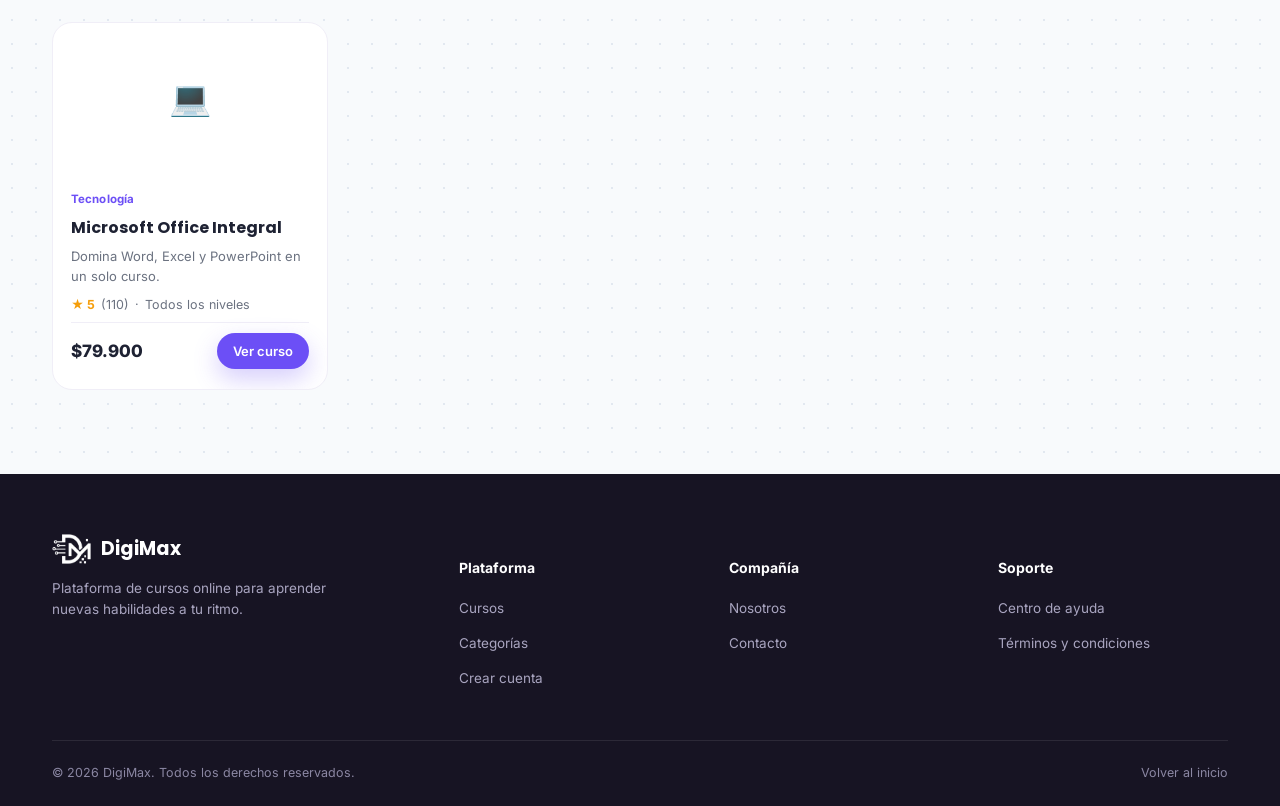
<file: cursos.html>
<!DOCTYPE html>
<html lang="es">
<head>
<meta charset="UTF-8">
<meta name="viewport" content="width=device-width, initial-scale=1.0">
<title>Cursos · DigiMax</title>
<link rel="stylesheet" href="css/style.css">
</head>
<body>

<header class="navbar">
  <div class="container">
    <a href="index.html" class="brand">
      <img src="images/logo.png" alt="DigiMax">
      <span>DigiMax</span>
    </a>
    <nav class="nav-links" id="navLinks">
      <a href="index.html" class="only-guest">Inicio</a>
      <a href="cursos.html" class="only-guest">Cursos</a>
      <a href="nosotros.html" class="only-guest">Nosotros</a>
      <a href="planes.html" class="only-guest">Planes</a>
      <a href="contacto.html" class="only-guest">Contacto</a>
      <a href="index.html" class="only-auth">Inicio</a>
      <a href="mis-cursos.html" class="only-auth">Mis cursos</a>
      <a href="clases.html" class="only-auth">Clases en vivo</a>
      <a href="comunidad.html" class="only-auth">Comunidad</a>
    </nav>
    <div class="nav-right">
      <div class="search-box">
        <svg width="16" height="16" viewBox="0 0 24 24" fill="none" stroke="currentColor" stroke-width="2"><circle cx="11" cy="11" r="7"/><path d="m21 21-4.3-4.3"/></svg>
        <input type="text" id="navSearchInput" placeholder="Buscar cursos...">
      </div>
      <a href="login.html" class="btn btn-ghost only-guest">Iniciar sesión</a>
      <a href="registro.html" class="btn btn-primary btn-sm only-guest">Registrarse</a>
      <div class="user-chip only-auth" id="userChip">
        <div class="user-avatar" id="navUserAvatar">U</div>
        <div><span class="u-name" id="navUserName">Usuario</span><span class="u-role">Estudiante</span></div>
        <div class="user-menu" id="userMenu">
          <a href="perfil.html">👤 Mi perfil</a>
          <a href="mis-cursos.html">🎓 Mis cursos</a>
          <hr>
          <button class="logout-btn">↩ Cerrar sesión</button>
        </div>
      </div>
    </div>
    <button class="mobile-toggle" id="mobileToggle" aria-label="Menú">
      <svg width="24" height="24" viewBox="0 0 24 24" fill="none" stroke="currentColor" stroke-width="2"><path d="M3 6h18M3 12h18M3 18h18"/></svg>
    </button>
  </div>
</header>

<div class="page-header">
  <div class="container">
    <div class="breadcrumb"><a href="index.html">Inicio</a> / Cursos</div>
    <h1>Todos los cursos</h1>
    <p>Explora nuestro catálogo completo y encuentra el curso ideal para ti.</p>
  </div>
</div>

<div class="container">
  <div class="filters-bar">
    <button class="filter-chip" data-cat="todas">Todas</button>
    <button class="filter-chip" data-cat="tecnologia">Tecnología</button>
    <button class="filter-chip" data-cat="negocios">Negocios</button>
    <button class="filter-chip" data-cat="personal">Desarrollo personal</button>
    <button class="filter-chip" data-cat="diseno">Diseño</button>
    <button class="filter-chip" data-cat="marketing">Marketing</button>
    <button class="filter-chip" data-cat="idiomas">Idiomas</button>
    <div class="search-box">
      <svg width="16" height="16" viewBox="0 0 24 24" fill="none" stroke="currentColor" stroke-width="2"><circle cx="11" cy="11" r="7"/><path d="m21 21-4.3-4.3"/></svg>
      <input type="text" id="coursesSearch" placeholder="Buscar por nombre, categoría o profesor...">
    </div>
  </div>
  <p id="resultsCount" style="color:var(--text-muted);font-size:13.5px;margin-top:-14px;margin-bottom:20px;"></p>
</div>

<section style="padding-top:0;">
  <div class="container">
    <div class="course-grid" id="coursesGrid"></div>
  </div>
</section>

<footer>
  <div class="container">
    <div class="footer-grid">
      <div>
        <div class="footer-brand">
          <img src="images/logo.png" alt="DigiMax">
          <span>DigiMax</span>
        </div>
        <p>Plataforma de cursos online para aprender nuevas habilidades a tu ritmo.</p>
      </div>
      <div>
        <h5>Plataforma</h5>
        <ul>
          <li><a href="cursos.html">Cursos</a></li>
          <li><a href="index.html#categorias">Categorías</a></li>
          <li><a href="registro.html">Crear cuenta</a></li>
        </ul>
      </div>
      <div>
        <h5>Compañía</h5>
        <ul>
          <li><a href="index.html#nosotros">Nosotros</a></li>
          <li><a href="index.html#contacto">Contacto</a></li>
        </ul>
      </div>
      <div>
        <h5>Soporte</h5>
        <ul>
          <li><a href="#">Centro de ayuda</a></li>
          <li><a href="#">Términos y condiciones</a></li>
        </ul>
      </div>
    </div>
    <div class="footer-bottom">
      <span>© 2026 DigiMax. Todos los derechos reservados.</span>
      <div><a href="index.html">Volver al inicio</a></div>
    </div>
  </div>
</footer>

<script src="js/script.js"></script>
</body>
</html>
</file>
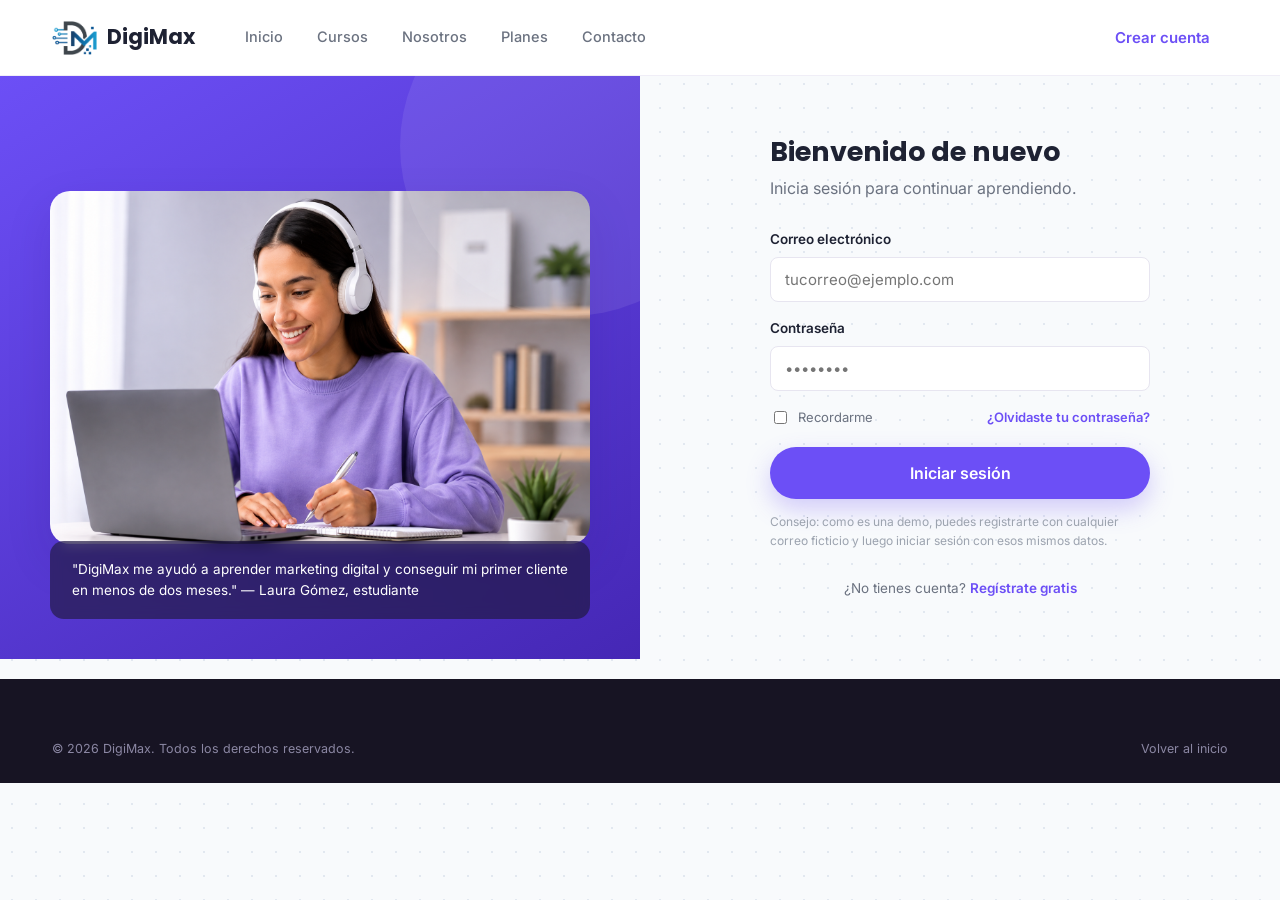
<file: login.html>
<!DOCTYPE html>
<html lang="es">
<head>
<meta charset="UTF-8">
<meta name="viewport" content="width=device-width, initial-scale=1.0">
<title>Iniciar sesión · DigiMax</title>
<link rel="stylesheet" href="css/style.css">
</head>
<body>

<header class="navbar">
  <div class="container">
    <a href="index.html" class="brand">
      <img src="images/logo.png" alt="DigiMax">
      <span>DigiMax</span>
    </a>
    <nav class="nav-links" id="navLinks">
      <a href="index.html" class="only-guest">Inicio</a>
      <a href="cursos.html" class="only-guest">Cursos</a>
      <a href="nosotros.html">Nosotros</a>
      <a href="planes.html">Planes</a>
      <a href="contacto.html" class="only-guest">Contacto</a>
      <a href="index.html" class="only-auth">Inicio</a>
      <a href="mis-cursos.html" class="only-auth">Mis cursos</a>
      <a href="clases.html" class="only-auth">Clases en vivo</a>
      <a href="comunidad.html" class="only-auth">Comunidad</a>
    </nav>
    <div class="nav-right">
      <a href="registro.html" class="btn btn-ghost only-guest">Crear cuenta</a>
      <div class="user-chip only-auth" id="userChip">
        <div class="user-avatar" id="navUserAvatar">U</div>
        <div><span class="u-name" id="navUserName">Usuario</span><span class="u-role">Estudiante</span></div>
        <div class="user-menu" id="userMenu">
          <a href="perfil.html">👤 Mi perfil</a>
          <a href="mis-cursos.html">🎓 Mis cursos</a>
          <hr>
          <button class="logout-btn">↩ Cerrar sesión</button>
        </div>
      </div>
    </div>
    <button class="mobile-toggle" id="mobileToggle" aria-label="Menú">
      <svg width="24" height="24" viewBox="0 0 24 24" fill="none" stroke="currentColor" stroke-width="2"><path d="M3 6h18M3 12h18M3 18h18"/></svg>
    </button>
  </div>
</header>

<div class="auth-wrap">
  <div class="auth-visual">
    <img src="images/hero-woman.png" alt="Estudiante de DigiMax aprendiendo en línea">
    <div class="auth-quote">"DigiMax me ayudó a aprender marketing digital y conseguir mi primer cliente en menos de dos meses." — Laura Gómez, estudiante</div>
  </div>
  <div class="auth-panel">
    <div class="auth-box">
      <h1>Bienvenido de nuevo</h1>
      <p>Inicia sesión para continuar aprendiendo.</p>

      <div class="form-error" id="loginError"></div>

      <form id="loginForm" novalidate>
        <div class="field">
          <label for="loginEmail">Correo electrónico</label>
          <input type="email" id="loginEmail" placeholder="tucorreo@ejemplo.com" required>
        </div>
        <div class="field">
          <label for="loginPassword">Contraseña</label>
          <input type="password" id="loginPassword" placeholder="••••••••" required>
        </div>
        <div class="field-check">
          <label style="display:flex;align-items:center;gap:8px;"><input type="checkbox"> Recordarme</label>
          <a href="#" style="margin-left:auto;color:var(--primary);font-weight:600;">¿Olvidaste tu contraseña?</a>
        </div>
        <button type="submit" class="btn btn-primary btn-block btn-lg">Iniciar sesión</button>
      </form>

      <p class="field-hint" style="margin-top:14px;">Consejo: como es una demo, puedes registrarte con cualquier correo ficticio y luego iniciar sesión con esos mismos datos.</p>

      <div class="auth-switch">¿No tienes cuenta? <a href="registro.html">Regístrate gratis</a></div>
    </div>
  </div>
</div>

<footer>
  <div class="container">
    <div class="footer-bottom" style="border-top:none;padding-top:0;">
      <span>© 2026 DigiMax. Todos los derechos reservados.</span>
      <div><a href="index.html">Volver al inicio</a></div>
    </div>
  </div>
</footer>

<script src="js/script.js"></script>
</body>
</html>
</file>
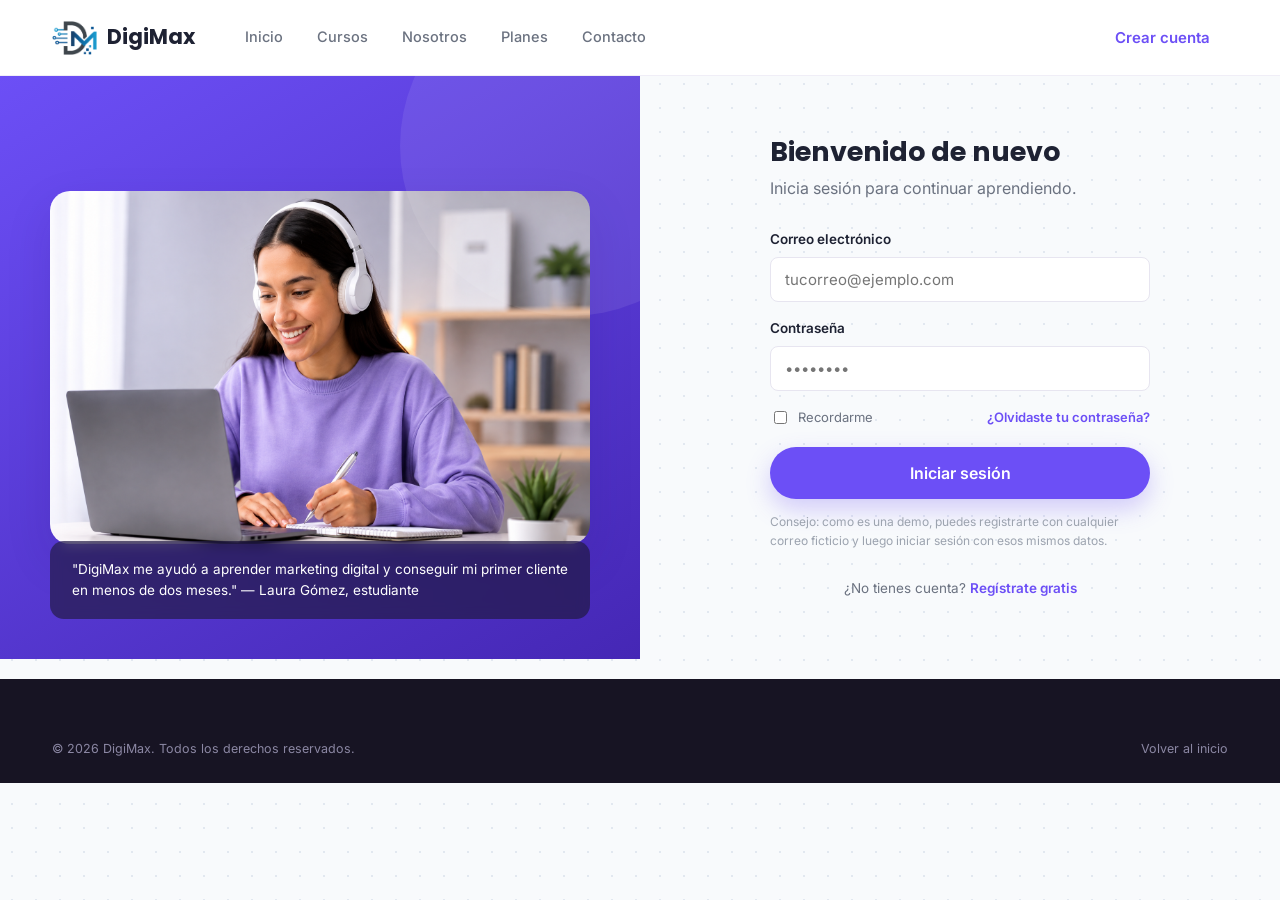
<file: mis-cursos.html>
<!DOCTYPE html>
<html lang="es">
<head>
<meta charset="UTF-8">
<meta name="viewport" content="width=device-width, initial-scale=1.0">
<title>Mis cursos · DigiMax</title>
<link rel="stylesheet" href="css/style.css">
</head>
<body>

<header class="navbar">
  <div class="container">
    <a href="index.html" class="brand">
      <img src="images/logo.png" alt="DigiMax">
      <span>DigiMax</span>
    </a>
    <nav class="nav-links" id="navLinks">
      <a href="index.html" class="only-guest">Inicio</a>
      <a href="cursos.html" class="only-guest">Cursos</a>
      <a href="index.html" class="only-auth">Inicio</a>
      <a href="mis-cursos.html" class="only-auth">Mis cursos</a>
      <a href="clases.html" class="only-auth">Clases en vivo</a>
      <a href="comunidad.html" class="only-auth">Comunidad</a>
    </nav>
    <div class="nav-right">
      <div class="search-box">
        <svg width="16" height="16" viewBox="0 0 24 24" fill="none" stroke="currentColor" stroke-width="2"><circle cx="11" cy="11" r="7"/><path d="m21 21-4.3-4.3"/></svg>
        <input type="text" id="navSearchInput" placeholder="Buscar cursos...">
      </div>
      <a href="login.html" class="btn btn-ghost only-guest">Iniciar sesión</a>
      <a href="registro.html" class="btn btn-primary btn-sm only-guest">Registrarse</a>
      <div class="user-chip only-auth" id="userChip">
        <div class="user-avatar" id="navUserAvatar">U</div>
        <div><span class="u-name" id="navUserName">Usuario</span><span class="u-role">Estudiante</span></div>
        <div class="user-menu" id="userMenu">
          <a href="perfil.html">👤 Mi perfil</a>
          <a href="mis-cursos.html">🎓 Mis cursos</a>
          <hr>
          <button class="logout-btn">↩ Cerrar sesión</button>
        </div>
      </div>
    </div>
    <button class="mobile-toggle" id="mobileToggle" aria-label="Menú">
      <svg width="24" height="24" viewBox="0 0 24 24" fill="none" stroke="currentColor" stroke-width="2"><path d="M3 6h18M3 12h18M3 18h18"/></svg>
    </button>
  </div>
</header>

<div class="page-header">
  <div class="container">
    <h1>Mis cursos</h1>
    <p>Sigue tu progreso y retoma tus cursos donde los dejaste.</p>
  </div>
</div>

<section id="myCoursesRoot" style="padding-top:20px;">
  <div class="container">
    <div class="stats-strip">
      <div class="stat-box"><div class="s-num" id="statTotal">0</div><div class="s-label">Cursos adquiridos</div></div>
      <div class="stat-box"><div class="s-num" id="statInProgress">0</div><div class="s-label">En progreso</div></div>
      <div class="stat-box"><div class="s-num" id="statCompleted">0</div><div class="s-label">Completados</div></div>
      <div class="stat-box"><div class="s-num" id="statAvg">0%</div><div class="s-label">Progreso promedio</div></div>
    </div>

    <div class="tabs">
      <button class="tab-btn active" data-tab="activos">En progreso</button>
      <button class="tab-btn" data-tab="completados">Completados</button>
      <button class="tab-btn" data-tab="todos">Todos</button>
    </div>

    <div id="myCoursesList"></div>
  </div>
</section>

<footer>
  <div class="container">
    <div class="footer-bottom" style="border-top:none;padding-top:0;">
      <span>© 2026 DigiMax. Todos los derechos reservados.</span>
      <div><a href="index.html">Volver al inicio</a></div>
    </div>
  </div>
</footer>

<script src="js/script.js"></script>
</body>
</html>
</file>
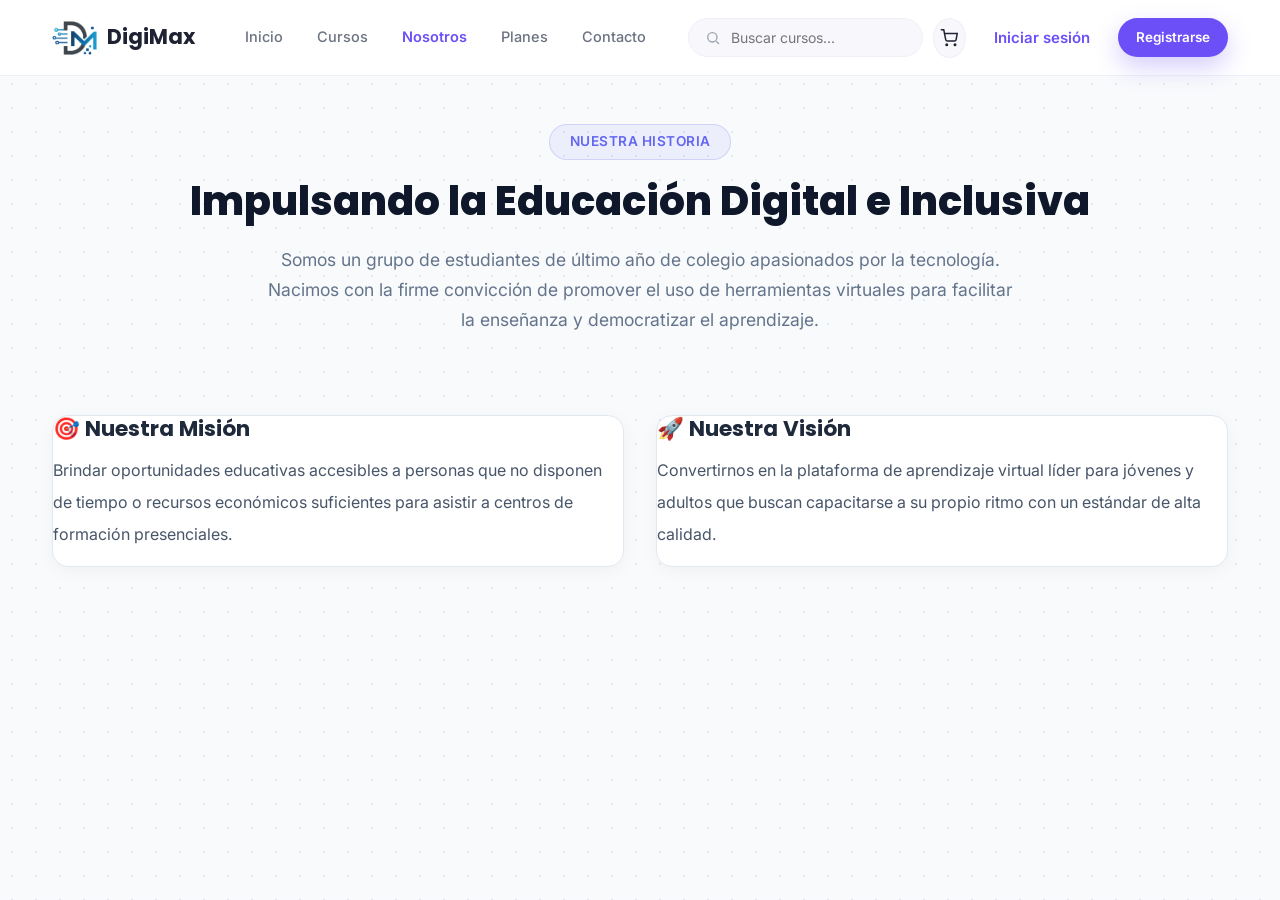
<file: nosotros.html>
<!DOCTYPE html>
<html lang="es">
<head>
  <meta charset="UTF-8">
  <meta name="viewport" content="width=device-width, initial-scale=1.0">
  <title>Sobre Nosotros — DigiMax</title>
  <link rel="stylesheet" href="css/style.css">
</head>
<body>
<header class="navbar">
  <div class="container">
    <a href="index.html" class="brand">
      <img src="images/logo.png" alt="DigiMax">
      <span>DigiMax</span>
    </a>

    <nav class="nav-links" id="navLinks">
      <a href="index.html" class="only-guest">Inicio</a>
      <a href="cursos.html" class="only-guest">Cursos</a>
      <a href="nosotros.html" class="only-guest">Nosotros</a>
      <a href="planes.html" class="only-guest">Planes</a>
      <a href="contacto.html" class="only-guest">Contacto</a>

      <a href="index.html" class="only-auth">Inicio</a>
      <a href="mis-cursos.html" class="only-auth">Mis cursos</a>
      <a href="clases.html" class="only-auth">Clases en vivo</a>
      <a href="comunidad.html" class="only-auth">Comunidad</a>
    </nav>

    <div class="nav-right">
      <div class="search-box">
        <svg width="16" height="16" viewBox="0 0 24 24" fill="none" stroke="currentColor" stroke-width="2"><circle cx="11" cy="11" r="7"/><path d="m21 21-4.3-4.3"/></svg>
        <input type="text" id="navSearchInput" placeholder="Buscar cursos...">
      </div>

      <a href="#" class="btn-icon only-guest" title="Carrito">
        <svg width="18" height="18" viewBox="0 0 24 24" fill="none" stroke="currentColor" stroke-width="2"><circle cx="9" cy="21" r="1"/><circle cx="20" cy="21" r="1"/><path d="M1 1h4l2.7 13.4a2 2 0 0 0 2 1.6h9.7a2 2 0 0 0 2-1.6L23 6H6"/></svg>
      </a>
      <a href="login.html" class="btn btn-ghost only-guest">Iniciar sesión</a>
      <a href="registro.html" class="btn btn-primary btn-sm only-guest">Registrarse</a>

      <button class="btn-icon icon-badge only-auth" title="Notificaciones"><svg width="18" height="18" viewBox="0 0 24 24" fill="none" stroke="currentColor" stroke-width="2"><path d="M18 8a6 6 0 0 0-12 0c0 7-3 9-3 9h18s-3-2-3-9"/><path d="M13.7 21a2 2 0 0 1-3.4 0"/></svg><span class="dot"></span></button>

      <div class="user-chip only-auth" id="userChip">
        <div class="user-avatar" id="navUserAvatar">U</div>
        <div>
          <span class="u-name" id="navUserName">Usuario</span>
          <span class="u-role">Estudiante</span>
        </div>
        <div class="user-menu" id="userMenu">
          <a href="perfil.html">👤 Mi perfil</a>
          <a href="mis-cursos.html">🎓 Mis cursos</a>
          <hr>
          <button class="logout-btn">↩ Cerrar sesión</button>
        </div>
      </div>
    </div>

    <button class="mobile-toggle" id="mobileToggle" aria-label="Menú">
      <svg width="24" height="24" viewBox="0 0 24 24" fill="none" stroke="currentColor" stroke-width="2"><path d="M3 6h18M3 12h18M3 18h18"/></svg>
    </button>
  </div>
</header>

  <main class="container page-padding">
    <section class="hero-section" style="text-align: center; margin-bottom: 3rem;">
      <span class="badge">Nuestra Historia</span>
      <h1 class="page-title">Impulsando la Educación Digital e Inclusiva</h1>
      <p class="hero-desc" style="max-width: 750px; margin: 0 auto;">
        Somos un grupo de estudiantes de último año de colegio apasionados por la tecnología. Nacimos con la firme convicción de promover el uso de herramientas virtuales para facilitar la enseñanza y democratizar el aprendizaje.
      </p>
    </section>

    <div class="about-grid" style="display: grid; grid-template-columns: repeat(auto-fit, minmax(300px, 1fr)); gap: 2rem; margin-bottom: 3rem;">
      <div class="card p-4">
        <h3>🎯 Nuestra Misión</h3>
        <p>Brindar oportunidades educativas accesibles a personas que no disponen de tiempo o recursos económicos suficientes para asistir a centros de formación presenciales.</p>
      </div>
      <div class="card p-4">
        <h3>🚀 Nuestra Visión</h3>
        <p>Convertirnos en la plataforma de aprendizaje virtual líder para jóvenes y adultos que buscan capacitarse a su propio ritmo con un estándar de alta calidad.</p>
      </div>
    </div>
  </main>
  <script src="js/script.js"></script>
</body>
</html>
</file>
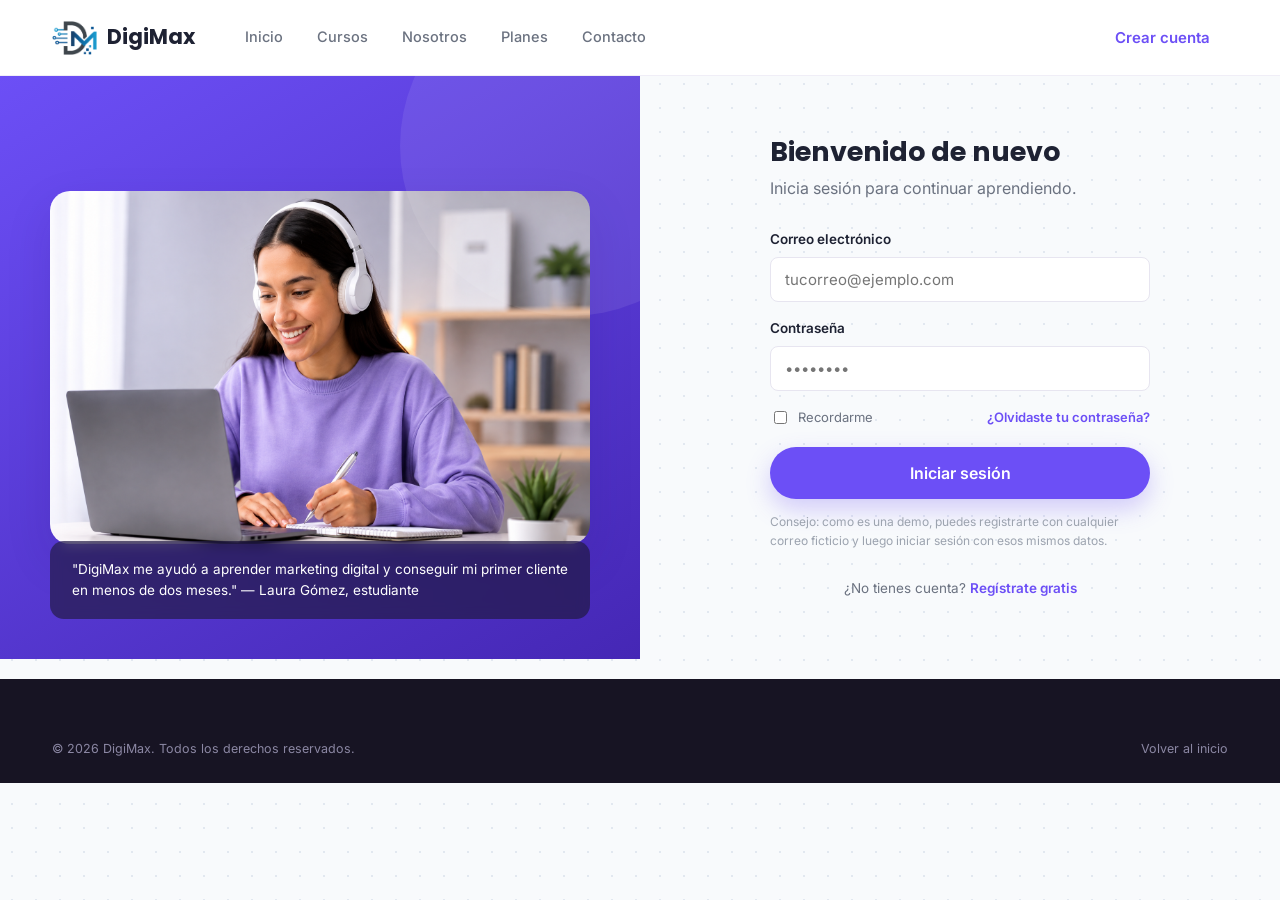
<file: pago.html>
<!DOCTYPE html>
<html lang="es">
<head>
<meta charset="UTF-8">
<meta name="viewport" content="width=device-width, initial-scale=1.0">
<title>Pagar curso · DigiMax</title>
<link rel="stylesheet" href="css/style.css">
</head>
<body>

<header class="navbar">
  <div class="container">
    <a href="index.html" class="brand">
      <img src="images/logo.png" alt="DigiMax">
      <span>DigiMax</span>
    </a>
    <nav class="nav-links" id="navLinks">
      <a href="index.html" class="only-guest">Inicio</a>
      <a href="cursos.html" class="only-guest">Cursos</a>
      <a href="index.html" class="only-auth">Inicio</a>
      <a href="mis-cursos.html" class="only-auth">Mis cursos</a>
      <a href="clases.html" class="only-auth">Clases en vivo</a>
      <a href="comunidad.html" class="only-auth">Comunidad</a>
    </nav>
    <div class="nav-right">
      <div class="user-chip only-auth" id="userChip">
        <div class="user-avatar" id="navUserAvatar">U</div>
        <div><span class="u-name" id="navUserName">Usuario</span><span class="u-role">Estudiante</span></div>
        <div class="user-menu" id="userMenu">
          <a href="perfil.html">👤 Mi perfil</a>
          <a href="mis-cursos.html">🎓 Mis cursos</a>
          <hr>
          <button class="logout-btn">↩ Cerrar sesión</button>
        </div>
      </div>
      <a href="login.html" class="btn btn-ghost only-guest">Iniciar sesión</a>
    </div>
  </div>
</header>

<div class="page-header">
  <div class="container">
    <div class="breadcrumb"><a href="cursos.html">Cursos</a> / Pago</div>
    <h1>Finalizar compra</h1>
  </div>
</div>

<div id="checkoutRoot">
  <div class="container">
    <div class="pay-steps">
      <div class="pay-step done"><span class="num">✓</span> Curso</div>
      <div class="pay-sep"></div>
      <div class="pay-step active"><span class="num">2</span> Pago</div>
      <div class="pay-sep"></div>
      <div class="pay-step"><span class="num">3</span> Confirmación</div>
    </div>

    <div class="checkout-layout">
      <div>
        <h3 style="margin-bottom:16px;">Método de pago</h3>

        <div class="form-error" id="ckError"></div>

        <form id="checkoutForm" novalidate>
          <div class="field">
            <label for="ckCardName">Nombre en la tarjeta</label>
            <input type="text" id="ckCardName" class="input" placeholder="Como aparece en la tarjeta">
          </div>
          <div class="field">
            <label for="ckCardNumber">Número de tarjeta (ficticio)</label>
            <input type="text" id="ckCardNumber" class="input" placeholder="4111 1111 1111 1111" maxlength="19">
          </div>
          <div class="field-row">
            <div class="field">
              <label for="ckExpiry">Vencimiento</label>
              <input type="text" id="ckExpiry" class="input" placeholder="MM/AA" maxlength="5">
            </div>
            <div class="field">
              <label for="ckCvv">CVV</label>
              <input type="text" id="ckCvv" class="input" placeholder="123" maxlength="4">
            </div>
          </div>
          <button type="submit" class="btn btn-primary btn-block btn-lg" id="ckSubmitBtn">Realizar pago</button>
        </form>
        <p class="secure-note">🔒 Simulación de pago — no se procesará ningún cobro real.</p>
      </div>

      <div class="order-summary">
        <h4 style="margin-bottom:16px;">Resumen del pedido</h4>
        <div class="order-item">
          <div class="thumb-sm" id="ckThumb"></div>
          <div>
            <h5 id="ckTitle"></h5>
            <span id="ckTeacher"></span>
          </div>
        </div>
        <div class="order-line"><span>Precio del curso</span><span id="ckPrice"></span></div>
        <div class="order-line"><span>Subtotal</span><span id="ckSubtotal"></span></div>
        <div class="order-line total"><span>Total</span><span id="ckTotal"></span></div>
      </div>
    </div>
  </div>
</div>

<footer>
  <div class="container">
    <div class="footer-bottom" style="border-top:none;padding-top:0;">
      <span>© 2026 DigiMax. Todos los derechos reservados.</span>
      <div><a href="index.html">Volver al inicio</a></div>
    </div>
  </div>
</footer>

<script src="js/script.js"></script>
<script src="js/pagos.js"></script>

</body>
</html>
</file>
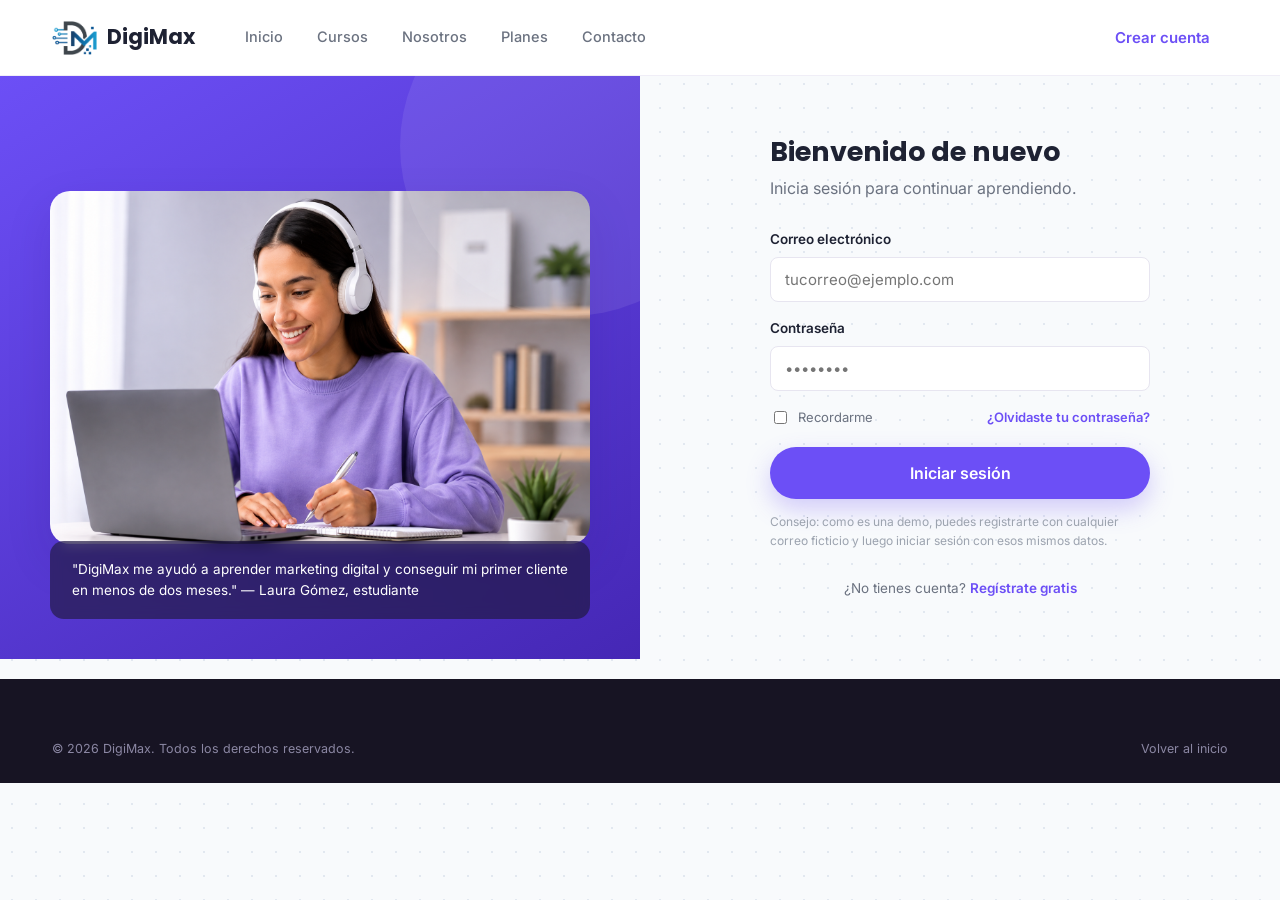
<file: perfil.html>
<!DOCTYPE html>
<html lang="es">
<head>
<meta charset="UTF-8">
<meta name="viewport" content="width=device-width, initial-scale=1.0">
<title>Mi perfil · DigiMax</title>
<link rel="stylesheet" href="css/style.css">
</head>
<body>

<header class="navbar">
  <div class="container">
    <a href="index.html" class="brand">
      <img src="images/logo.png" alt="DigiMax">
      <span>DigiMax</span>
    </a>
    <nav class="nav-links" id="navLinks">
      <a href="index.html" class="only-guest">Inicio</a>
      <a href="cursos.html" class="only-guest">Cursos</a>
      <a href="index.html" class="only-auth">Inicio</a>
      <a href="mis-cursos.html" class="only-auth">Mis cursos</a>
      <a href="clases.html" class="only-auth">Clases en vivo</a>
      <a href="comunidad.html" class="only-auth">Comunidad</a>
    </nav>
    <div class="nav-right">
      <div class="search-box">
        <svg width="16" height="16" viewBox="0 0 24 24" fill="none" stroke="currentColor" stroke-width="2"><circle cx="11" cy="11" r="7"/><path d="m21 21-4.3-4.3"/></svg>
        <input type="text" id="navSearchInput" placeholder="Buscar cursos...">
      </div>
      <a href="login.html" class="btn btn-ghost only-guest">Iniciar sesión</a>
      <a href="registro.html" class="btn btn-primary btn-sm only-guest">Registrarse</a>
      <div class="user-chip only-auth" id="userChip">
        <div class="user-avatar" id="navUserAvatar">U</div>
        <div><span class="u-name" id="navUserName">Usuario</span><span class="u-role">Estudiante</span></div>
        <div class="user-menu" id="userMenu">
          <a href="perfil.html">👤 Mi perfil</a>
          <a href="mis-cursos.html">🎓 Mis cursos</a>
          <hr>
          <button class="logout-btn">↩ Cerrar sesión</button>
        </div>
      </div>
    </div>
    <button class="mobile-toggle" id="mobileToggle" aria-label="Menú">
      <svg width="24" height="24" viewBox="0 0 24 24" fill="none" stroke="currentColor" stroke-width="2"><path d="M3 6h18M3 12h18M3 18h18"/></svg>
    </button>
  </div>
</header>

<section id="profileRoot" style="padding-top:36px;">
  <div class="container">
    <div class="profile-header">
      <div class="user-avatar" id="profAvatar">U</div>
      <div>
        <h2 id="profName">Usuario</h2>
        <p id="profEmail">correo@ejemplo.com</p>
      </div>
      <button class="btn btn-outline profile-edit" style="background:rgba(255,255,255,.15);border-color:rgba(255,255,255,.4);color:#fff;">Editar perfil</button>
    </div>

    <div class="profile-grid">
      <div class="info-card">
        <h4>Información de la cuenta</h4>
        <div class="info-row"><span>Nombre</span><span id="profName2">—</span></div>
        <div class="info-row"><span>Correo</span><span id="profEmail2">—</span></div>
        <div class="info-row"><span>Miembro desde</span><span id="profJoined">—</span></div>
        <div class="info-row"><span>Plan</span><span>Gratuito</span></div>
      </div>

      <div class="info-card">
        <h4>Resumen de aprendizaje</h4>
        <div class="info-row"><span>Cursos inscritos</span><span id="profTotalCourses">0</span></div>
        <div class="info-row"><span>Cursos completados</span><span id="profCompleted">0</span></div>
        <div class="info-row"><span>Progreso general</span><span id="profAvgProgress">0%</span></div>
        <a href="mis-cursos.html" class="btn btn-primary btn-block" style="margin-top:16px;">Ver mis cursos</a>
      </div>
    </div>

    <div style="margin-top:20px;">
      <button class="btn btn-outline logout-btn">↩ Cerrar sesión</button>
    </div>
  </div>
</section>

<script>
  document.addEventListener("DOMContentLoaded", () => {
    const n = document.getElementById("profName");
    const e = document.getElementById("profEmail");
    const n2 = document.getElementById("profName2");
    const e2 = document.getElementById("profEmail2");
    const sync = () => { if(n && n2) n2.textContent = n.textContent; if(e && e2) e2.textContent = e.textContent; };
    setTimeout(sync, 0);
  });
</script>

<footer>
  <div class="container">
    <div class="footer-bottom" style="border-top:none;padding-top:0;">
      <span>© 2026 DigiMax. Todos los derechos reservados.</span>
      <div><a href="index.html">Volver al inicio</a></div>
    </div>
  </div>
</footer>

<script src="js/script.js"></script>
</body>
</html>
</file>
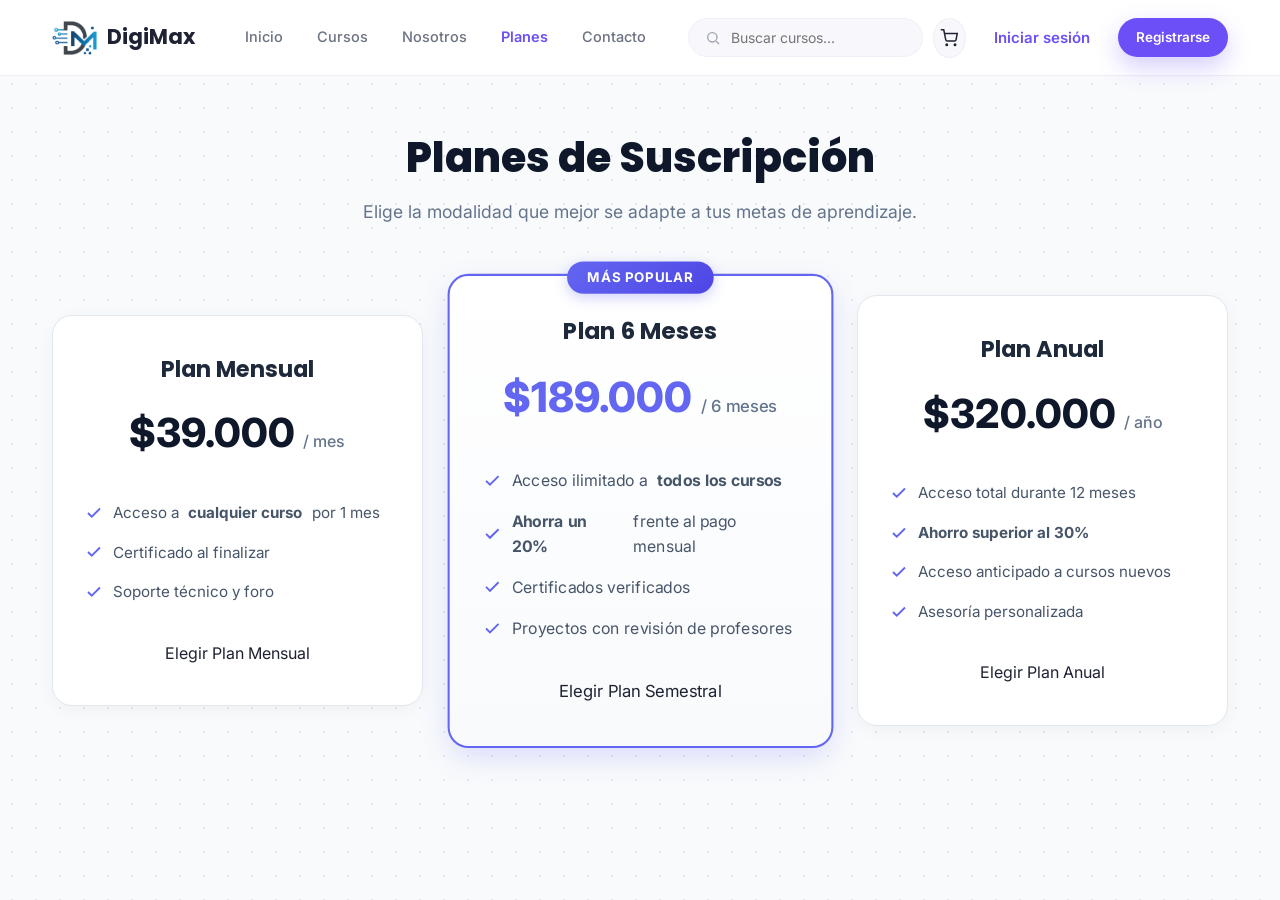
<file: planes.html>
<!DOCTYPE html>
<html lang="es">
<head>
  <meta charset="UTF-8">
  <meta name="viewport" content="width=device-width, initial-scale=1.0">
  <title>Planes y Precios — DigiMax</title>
  <link rel="stylesheet" href="css/style.css">
</head>
<body>
  <header class="navbar">
  <div class="container">
    <a href="index.html" class="brand">
      <img src="images/logo.png" alt="DigiMax">
      <span>DigiMax</span>
    </a>

    <nav class="nav-links" id="navLinks">
      <a href="index.html" class="only-guest">Inicio</a>
      <a href="cursos.html" class="only-guest">Cursos</a>
      <a href="nosotros.html" class="only-guest">Nosotros</a>
      <a href="planes.html" class="only-guest">Planes</a>
      <a href="contacto.html" class="only-guest">Contacto</a>

      <a href="index.html" class="only-auth">Inicio</a>
      <a href="mis-cursos.html" class="only-auth">Mis cursos</a>
      <a href="clases.html" class="only-auth">Clases en vivo</a>
      <a href="comunidad.html" class="only-auth">Comunidad</a>
    </nav>

    <div class="nav-right">
      <div class="search-box">
        <svg width="16" height="16" viewBox="0 0 24 24" fill="none" stroke="currentColor" stroke-width="2"><circle cx="11" cy="11" r="7"/><path d="m21 21-4.3-4.3"/></svg>
        <input type="text" id="navSearchInput" placeholder="Buscar cursos...">
      </div>

      <a href="#" class="btn-icon only-guest" title="Carrito">
        <svg width="18" height="18" viewBox="0 0 24 24" fill="none" stroke="currentColor" stroke-width="2"><circle cx="9" cy="21" r="1"/><circle cx="20" cy="21" r="1"/><path d="M1 1h4l2.7 13.4a2 2 0 0 0 2 1.6h9.7a2 2 0 0 0 2-1.6L23 6H6"/></svg>
      </a>
      <a href="login.html" class="btn btn-ghost only-guest">Iniciar sesión</a>
      <a href="registro.html" class="btn btn-primary btn-sm only-guest">Registrarse</a>

      <button class="btn-icon icon-badge only-auth" title="Notificaciones"><svg width="18" height="18" viewBox="0 0 24 24" fill="none" stroke="currentColor" stroke-width="2"><path d="M18 8a6 6 0 0 0-12 0c0 7-3 9-3 9h18s-3-2-3-9"/><path d="M13.7 21a2 2 0 0 1-3.4 0"/></svg><span class="dot"></span></button>

      <div class="user-chip only-auth" id="userChip">
        <div class="user-avatar" id="navUserAvatar">U</div>
        <div>
          <span class="u-name" id="navUserName">Usuario</span>
          <span class="u-role">Estudiante</span>
        </div>
        <div class="user-menu" id="userMenu">
          <a href="perfil.html">👤 Mi perfil</a>
          <a href="mis-cursos.html">🎓 Mis cursos</a>
          <hr>
          <button class="logout-btn">↩ Cerrar sesión</button>
        </div>
      </div>
    </div>

    <button class="mobile-toggle" id="mobileToggle" aria-label="Menú">
      <svg width="24" height="24" viewBox="0 0 24 24" fill="none" stroke="currentColor" stroke-width="2"><path d="M3 6h18M3 12h18M3 18h18"/></svg>
    </button>
  </div>
</header>

  <main class="container page-padding">
  
  <!-- Encabezado con espaciado amplio -->
  <div class="plans-header">
    <h1 class="page-title">Planes de Suscripción</h1>
    <p class="hero-desc">Elige la modalidad que mejor se adapte a tus metas de aprendizaje.</p>
  </div>

  <!-- Grid de tarjetas de precios -->
  <div class="plans-grid">
    
    <!-- Plan Mensual -->
    <div class="plan-card">
      <h3>Plan Mensual</h3>
      <div class="plan-price">$39.000 <span>/ mes</span></div>
      
      <ul class="plan-features">
        <li>
          <svg width="18" height="18" viewBox="0 0 24 24" fill="none" stroke="currentColor" stroke-width="2.5"><path d="M20 6 9 17l-5-5"/></svg>
          Acceso a <b>cualquier curso</b> por 1 mes
        </li>
        <li>
          <svg width="18" height="18" viewBox="0 0 24 24" fill="none" stroke="currentColor" stroke-width="2.5"><path d="M20 6 9 17l-5-5"/></svg>
          Certificado al finalizar
        </li>
        <li>
          <svg width="18" height="18" viewBox="0 0 24 24" fill="none" stroke="currentColor" stroke-width="2.5"><path d="M20 6 9 17l-5-5"/></svg>
          Soporte técnico y foro
        </li>
      </ul>

      <a href="cursos.html" class="btn-plan-outline">Elegir Plan Mensual</a>
    </div>

    <!-- Plan Semestral (Destacado) -->
    <div class="plan-card featured">
      <span class="popular-badge">Más Popular</span>
      <h3>Plan 6 Meses</h3>
      <div class="plan-price" style="color: #6366f1;">$189.000 <span>/ 6 meses</span></div>
      
      <ul class="plan-features">
        <li>
          <svg width="18" height="18" viewBox="0 0 24 24" fill="none" stroke="currentColor" stroke-width="2.5"><path d="M20 6 9 17l-5-5"/></svg>
          Acceso ilimitado a <b>todos los cursos</b>
        </li>
        <li>
          <svg width="18" height="18" viewBox="0 0 24 24" fill="none" stroke="currentColor" stroke-width="2.5"><path d="M20 6 9 17l-5-5"/></svg>
          <b>Ahorra un 20%</b> frente al pago mensual
        </li>
        <li>
          <svg width="18" height="18" viewBox="0 0 24 24" fill="none" stroke="currentColor" stroke-width="2.5"><path d="M20 6 9 17l-5-5"/></svg>
          Certificados verificados
        </li>
        <li>
          <svg width="18" height="18" viewBox="0 0 24 24" fill="none" stroke="currentColor" stroke-width="2.5"><path d="M20 6 9 17l-5-5"/></svg>
          Proyectos con revisión de profesores
        </li>
      </ul>

      <a href="cursos.html" class="btn-plan-filled">Elegir Plan Semestral</a>
    </div>

    <!-- Plan Anual -->
    <div class="plan-card">
      <h3>Plan Anual</h3>
      <div class="plan-price">$320.000 <span>/ año</span></div>
      
      <ul class="plan-features">
        <li>
          <svg width="18" height="18" viewBox="0 0 24 24" fill="none" stroke="currentColor" stroke-width="2.5"><path d="M20 6 9 17l-5-5"/></svg>
          Acceso total durante 12 meses
        </li>
        <li>
          <svg width="18" height="18" viewBox="0 0 24 24" fill="none" stroke="currentColor" stroke-width="2.5"><path d="M20 6 9 17l-5-5"/></svg>
          <b>Ahorro superior al 30%</b>
        </li>
        <li>
          <svg width="18" height="18" viewBox="0 0 24 24" fill="none" stroke="currentColor" stroke-width="2.5"><path d="M20 6 9 17l-5-5"/></svg>
          Acceso anticipado a cursos nuevos
        </li>
        <li>
          <svg width="18" height="18" viewBox="0 0 24 24" fill="none" stroke="currentColor" stroke-width="2.5"><path d="M20 6 9 17l-5-5"/></svg>
          Asesoría personalizada
        </li>
      </ul>

      <a href="cursos.html" class="btn-plan-outline">Elegir Plan Anual</a>
    </div>

  </div>
</main>
  <script src="js/script.js"></script>
</body>
</html>
</file>
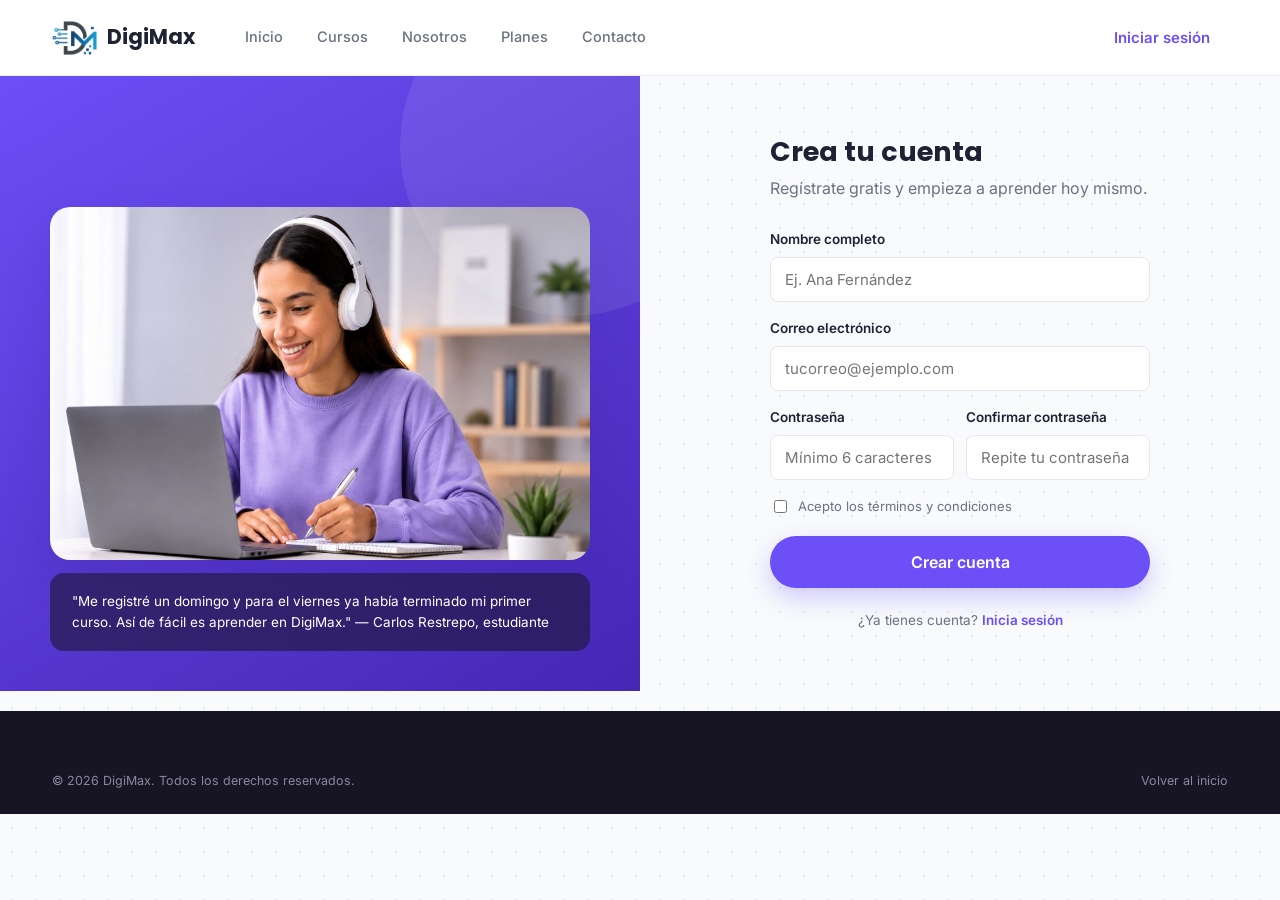
<file: registro.html>
<!DOCTYPE html>
<html lang="es">
<head>
<meta charset="UTF-8">
<meta name="viewport" content="width=device-width, initial-scale=1.0">
<title>Crear cuenta · DigiMax</title>
<link rel="stylesheet" href="css/style.css">
</head>
<body>

<header class="navbar">
  <div class="container">
    <a href="index.html" class="brand">
      <img src="images/logo.png" alt="DigiMax">
      <span>DigiMax</span>
    </a>
    <nav class="nav-links" id="navLinks">
      <a href="index.html" class="only-guest">Inicio</a>
      <a href="cursos.html" class="only-guest">Cursos</a>
      <a href="nosotros.html">Nosotros</a>
      <a href="planes.html">Planes</a>
      <a href="contacto.html">Contacto</a>
      <a href="index.html" class="only-auth">Inicio</a>
      <a href="mis-cursos.html" class="only-auth">Mis cursos</a>
      <a href="clases.html" class="only-auth">Clases en vivo</a>
      <a href="comunidad.html" class="only-auth">Comunidad</a>
    </nav>
    <div class="nav-right">
      <a href="login.html" class="btn btn-ghost only-guest">Iniciar sesión</a>
      <div class="user-chip only-auth" id="userChip">
        <div class="user-avatar" id="navUserAvatar">U</div>
        <div><span class="u-name" id="navUserName">Usuario</span><span class="u-role">Estudiante</span></div>
        <div class="user-menu" id="userMenu">
          <a href="perfil.html">👤 Mi perfil</a>
          <a href="mis-cursos.html">🎓 Mis cursos</a>
          <hr>
          <button class="logout-btn">↩ Cerrar sesión</button>
        </div>
      </div>
    </div>
    <button class="mobile-toggle" id="mobileToggle" aria-label="Menú">
      <svg width="24" height="24" viewBox="0 0 24 24" fill="none" stroke="currentColor" stroke-width="2"><path d="M3 6h18M3 12h18M3 18h18"/></svg>
    </button>
  </div>
</header>

<div class="auth-wrap">
  <div class="auth-visual">
    <img src="images/hero-woman.png" alt="Estudiante de DigiMax aprendiendo en línea">
    <div class="auth-quote">"Me registré un domingo y para el viernes ya había terminado mi primer curso. Así de fácil es aprender en DigiMax." — Carlos Restrepo, estudiante</div>
  </div>
  <div class="auth-panel">
    <div class="auth-box">
      <h1>Crea tu cuenta</h1>
      <p>Regístrate gratis y empieza a aprender hoy mismo.</p>

      <div class="form-error" id="registerError"></div>

      <form id="registerForm" novalidate>
        <div class="field">
          <label for="regName">Nombre completo</label>
          <input type="text" id="regName" placeholder="Ej. Ana Fernández" required>
        </div>
        <div class="field">
          <label for="regEmail">Correo electrónico</label>
          <input type="email" id="regEmail" placeholder="tucorreo@ejemplo.com" required>
        </div>
        <div class="field-row">
          <div class="field">
            <label for="regPassword">Contraseña</label>
            <input type="password" id="regPassword" placeholder="Mínimo 6 caracteres" required>
          </div>
          <div class="field">
            <label for="regPassword2">Confirmar contraseña</label>
            <input type="password" id="regPassword2" placeholder="Repite tu contraseña" required>
          </div>
        </div>
        <div class="field-check">
          <label style="display:flex;align-items:center;gap:8px;"><input type="checkbox" required> Acepto los términos y condiciones</label>
        </div>
        <button type="submit" class="btn btn-primary btn-block btn-lg">Crear cuenta</button>
      </form>

      <div class="auth-switch">¿Ya tienes cuenta? <a href="login.html">Inicia sesión</a></div>
    </div>
  </div>
</div>

<footer>
  <div class="container">
    <div class="footer-bottom" style="border-top:none;padding-top:0;">
      <span>© 2026 DigiMax. Todos los derechos reservados.</span>
      <div><a href="index.html">Volver al inicio</a></div>
    </div>
  </div>
</footer>

<script src="js/script.js"></script>
</body>
</html>
</file>
<file: css/style.css>
/* =========================================================
   DigiMax — Hoja de estilos principal
   ========================================================= */

@import url('https://fonts.googleapis.com/css2?family=Poppins:wght@500;600;700;800&family=Inter:wght@400;500;600;700&display=swap');

:root{
  /* Colores */
  --primary: #6C4FF6;
  --primary-dark: #5636D9;
  --primary-darker: #4527B5;
  --primary-light: #EDE9FE;
  --primary-soft: #F5F3FF;
  --accent-blue: #3B82F6;
  --accent-green: #16A34A;
  --accent-orange: #F59E0B;
  --accent-pink: #EC4899;

  --bg: #FFFFFF;
  --bg-soft: #F8F7FC;
  --bg-dark: #171423;

  --text: #1E2233;
  --text-muted: #6B7280;
  --text-faint: #9CA3AF;
  --border: #E7E5F0;
  --border-soft: #F0EEF7;

  --success: #10B981;
  --success-bg: #E7F8F0;
  --danger: #EF4444;
  --danger-bg: #FDECEC;

  --radius-sm: 8px;
  --radius-md: 14px;
  --radius-lg: 20px;
  --radius-pill: 999px;

  --shadow-sm: 0 1px 3px rgba(30, 20, 60, 0.06);
  --shadow-md: 0 8px 24px rgba(45, 24, 110, 0.09);
  --shadow-lg: 0 18px 45px rgba(45, 24, 110, 0.14);

  --header-h: 76px;
  --max-w: 1240px;

  --font-head: 'Poppins', 'Inter', system-ui, sans-serif;
  --font-body: 'Inter', system-ui, sans-serif;
}

*, *::before, *::after{ box-sizing: border-box; }

html{ scroll-behavior: smooth; }

body{
  margin: 0;
  font-family: var(--font-body);
  color: var(--text);
  background: var(--bg);
  line-height: 1.55;
  -webkit-font-smoothing: antialiased;
}

h1, h2, h3, h4{
  font-family: var(--font-head);
  color: var(--text);
  margin: 0 0 .5em;
  line-height: 1.2;
  font-weight: 700;
}

p{ margin: 0 0 1em; color: var(--text-muted); }

a{ color: inherit; text-decoration: none; }

ul{ list-style: none; margin: 0; padding: 0; }

img{ max-width: 100%; display: block; }

button{ font-family: inherit; cursor: pointer; }

input, select, textarea{ font-family: inherit; font-size: 15px; }

.container{
  max-width: var(--max-w);
  margin: 0 auto;
  padding: 0 32px;
}

:focus-visible{
  outline: 2.5px solid var(--primary);
  outline-offset: 2px;
}

/* =========================================================
   Botones
   ========================================================= */
.btn{
  display: inline-flex;
  align-items: center;
  justify-content: center;
  gap: 8px;
  padding: 13px 26px;
  border-radius: var(--radius-pill);
  border: none;
  font-weight: 600;
  font-size: 15px;
  cursor: pointer;
  transition: transform .15s ease, box-shadow .15s ease, background .15s ease, color .15s ease, border-color .15s ease;
  white-space: nowrap;
}
.btn:active{ transform: translateY(1px); }

.btn-primary{
  background: var(--primary);
  color: #fff;
  box-shadow: 0 10px 24px rgba(108, 79, 246, .28);
}
.btn-primary:hover{ background: var(--primary-dark); }

.btn-outline{
  background: transparent;
  color: var(--text);
  border: 1.5px solid var(--border);
}
.btn-outline:hover{ border-color: var(--primary); color: var(--primary); }

.btn-ghost{
  background: transparent;
  color: var(--primary);
  padding: 13px 18px;
}
.btn-ghost:hover{ background: var(--primary-soft); }

.btn-sm{ padding: 9px 18px; font-size: 13.5px; }
.btn-lg{ padding: 16px 32px; font-size: 16px; }
.btn-block{ width: 100%; }
.btn-danger{ background: var(--danger); color: #fff; }
.btn-danger:hover{ background: #d63c3c; }
.btn[disabled]{ opacity: .55; cursor: not-allowed; }

.btn-icon{
  width: 40px; height: 40px; border-radius: 50%;
  display: inline-flex; align-items: center; justify-content: center;
  background: var(--bg-soft); border: 1px solid var(--border-soft); color: var(--text);
  position: relative;
}
.btn-icon:hover{ background: var(--primary-soft); color: var(--primary); }

/* =========================================================
   Navbar
   ========================================================= */
.navbar{
  position: sticky; top: 0; z-index: 200;
  background: rgba(255,255,255,.92);
  backdrop-filter: blur(10px);
  border-bottom: 1px solid var(--border-soft);
  height: var(--header-h);
}
.navbar .container{
  height: 100%;
  display: flex;
  align-items: center;
  gap: 28px;
}
.brand{ display: flex; align-items: center; gap: 10px; margin-right: 8px; flex-shrink: 0; }
.brand img{ height: 34px; width: auto; }
.brand span{ font-family: var(--font-head); font-weight: 700; font-size: 21px; color: var(--text); }

.nav-links{ display: flex; align-items: center; gap: 6px; flex: 1; }
.nav-links a{
  padding: 10px 14px;
  border-radius: var(--radius-pill);
  font-weight: 500;
  font-size: 14.5px;
  color: var(--text-muted);
  transition: color .15s, background .15s;
}
.nav-links a:hover{ color: var(--text); background: var(--bg-soft); }
.nav-links a.active{ color: var(--primary); font-weight: 600; }

.nav-right{ display: flex; align-items: center; gap: 10px; margin-left: auto; }

.search-box{
  display: flex; align-items: center; gap: 8px;
  background: var(--bg-soft);
  border: 1px solid var(--border-soft);
  border-radius: var(--radius-pill);
  padding: 9px 16px;
  min-width: 210px;
}
.search-box input{
  border: none; background: transparent; outline: none; width: 100%;
  font-size: 14px; color: var(--text);
}
.search-box svg{ flex-shrink: 0; color: var(--text-faint); }

.icon-badge{ position: relative; }
.icon-badge .dot{
  position: absolute; top: 6px; right: 7px;
  width: 8px; height: 8px; border-radius: 50%;
  background: var(--primary); border: 1.5px solid #fff;
}

.user-chip{
  display: flex; align-items: center; gap: 9px;
  padding: 6px 14px 6px 6px;
  border-radius: var(--radius-pill);
  background: var(--bg-soft);
  border: 1px solid var(--border-soft);
  position: relative;
}
.user-chip:hover{ background: var(--primary-soft); }
.user-avatar{
  width: 32px; height: 32px; border-radius: 50%;
  background: linear-gradient(135deg, var(--primary), var(--accent-blue));
  color: #fff; display: flex; align-items: center; justify-content: center;
  font-weight: 700; font-size: 13px; flex-shrink: 0;
}
.user-chip .u-name{ font-size: 13.5px; font-weight: 600; }
.user-chip .u-role{ font-size: 11.5px; color: var(--text-muted); display: block; margin-top: -2px; }

.user-menu{
  position: absolute; top: calc(100% + 10px); right: 0;
  background: #fff; border: 1px solid var(--border-soft);
  border-radius: var(--radius-md); box-shadow: var(--shadow-lg);
  min-width: 200px; padding: 8px; display: none; z-index: 300;
}
.user-menu.open{ display: block; }
.user-menu a, .user-menu button{
  display: flex; align-items: center; gap: 10px;
  width: 100%; text-align: left; padding: 10px 12px;
  border-radius: var(--radius-sm); background: none; border: none;
  font-size: 14px; color: var(--text); font-weight: 500;
}
.user-menu a:hover, .user-menu button:hover{ background: var(--bg-soft); }
.user-menu button{ color: var(--danger); }
.user-menu hr{ border: none; border-top: 1px solid var(--border-soft); margin: 6px 0; }

.mobile-toggle{ display: none; background: none; border: none; padding: 8px; }

/* =========================================================
   Hero
   ========================================================= */
.hero{
  padding: 68px 0 60px;
  background: linear-gradient(180deg, var(--primary-soft) 0%, #fff 78%);
  overflow: hidden;
}
.hero .container{
  display: grid;
  grid-template-columns: 1.05fr 1fr;
  gap: 56px;
  align-items: center;
}
.eyebrow{
  display: inline-flex; align-items: center; gap: 8px;
  background: var(--primary-light); color: var(--primary-dark);
  padding: 7px 16px; border-radius: var(--radius-pill);
  font-size: 13px; font-weight: 600; margin-bottom: 18px;
}
.hero h1{
  font-size: 46px; letter-spacing: -0.02em; margin-bottom: 18px;
}
.hero h1 .accent{ color: var(--primary); }
.hero p.lead{ font-size: 16.5px; max-width: 460px; margin-bottom: 30px; }
.hero-cta{ display: flex; gap: 14px; margin-bottom: 34px; flex-wrap: wrap; }
.hero-stats{ display: flex; gap: 30px; flex-wrap: wrap; }
.hero-stat{ display: flex; align-items: center; gap: 10px; }
.hero-stat .icon{
  width: 38px; height: 38px; border-radius: 10px;
  background: var(--primary-light); color: var(--primary);
  display: flex; align-items: center; justify-content: center; flex-shrink: 0;
}
.hero-stat strong{ display: block; font-size: 13.5px; color: var(--text); }
.hero-stat span{ font-size: 12.5px; color: var(--text-muted); }

.hero-visual{ position: relative; }
.hero-visual .frame{
  border-radius: var(--radius-lg);
  overflow: hidden;
  box-shadow: var(--shadow-lg);
  position: relative;
}
.hero-visual img{ width: 100%; height: 460px; object-fit: cover; }

.float-card{
  position: absolute;
  background: #fff;
  border-radius: var(--radius-md);
  box-shadow: var(--shadow-lg);
  padding: 14px 16px;
  min-width: 190px;
}
.float-card.progress-card{ top: -22px; left: -30px; }
.float-card.lesson-card{ bottom: -26px; right: -28px; display: flex; gap: 10px; align-items: center; min-width: 220px; }
.float-card .fc-title{ font-size: 12px; color: var(--text-muted); margin-bottom: 8px; font-weight: 500; }
.progress-bar{ height: 7px; background: var(--border-soft); border-radius: var(--radius-pill); overflow: hidden; }
.progress-bar > span{ display: block; height: 100%; background: var(--primary); border-radius: var(--radius-pill); }
.progress-bar.sm{ height: 5px; }
.float-card .fc-percent{ font-size: 12px; font-weight: 700; color: var(--primary); margin-top: 6px; display: block; }
.lesson-thumb{
  width: 40px; height: 40px; border-radius: 10px; flex-shrink: 0;
  background: linear-gradient(135deg, var(--accent-blue), var(--primary));
}
.lesson-card .fc-course{ font-size: 13px; font-weight: 600; }

/* =========================================================
   Secciones generales
   ========================================================= */
section{ padding: 64px 0; }
.section-soft{ background: var(--bg-soft); }
.section-head{
  display: flex; align-items: flex-end; justify-content: space-between;
  margin-bottom: 34px; gap: 20px; flex-wrap: wrap;
}
.section-head h2{ font-size: 30px; margin-bottom: 6px; }
.section-head p{ margin: 0; }
.link-more{ font-weight: 600; color: var(--primary); font-size: 14.5px; display: inline-flex; align-items: center; gap: 6px; flex-shrink: 0; }
.link-more:hover{ color: var(--primary-dark); }
.section-center{ text-align: center; max-width: 620px; margin: 0 auto 40px; }
.section-center p{ margin: 0 auto; }

/* Categorías */
.category-grid{
  display: grid;
  grid-template-columns: repeat(6, 1fr);
  gap: 16px;
}
.category-card{
  background: #fff;
  border: 1px solid var(--border-soft);
  border-radius: var(--radius-md);
  padding: 22px 14px;
  text-align: center;
  transition: transform .18s ease, box-shadow .18s ease, border-color .18s ease;
}
.category-card:hover{ transform: translateY(-4px); box-shadow: var(--shadow-md); border-color: transparent; }
.category-card .cat-icon{
  width: 46px; height: 46px; border-radius: 12px;
  display: flex; align-items: center; justify-content: center;
  margin: 0 auto 12px;
}
.category-card span{ font-size: 13.5px; font-weight: 600; }
.category-card small{ display: block; font-size: 11.5px; color: var(--text-muted); margin-top: 2px; font-weight: 400; }

.cat-tech{ background: #E7ECFF; color: #3B4FDA; }
.cat-negocios{ background: #E2F6EA; color: #16A34A; }
.cat-personal{ background: #FDEBE3; color: #E86B3B; }
.cat-diseno{ background: #E6F1FF; color: #2E86E0; }
.cat-marketing{ background: #FFF0DA; color: #DB8B15; }
.cat-idiomas{ background: #F0EBFF; color: #7B4FE0; }

/* Cursos / tarjetas */
.course-grid{
  display: grid;
  grid-template-columns: repeat(4, 1fr);
  gap: 24px;
}
.course-card{
  background: #fff;
  border: 1px solid var(--border-soft);
  border-radius: var(--radius-lg);
  overflow: hidden;
  transition: transform .18s ease, box-shadow .18s ease;
  display: flex; flex-direction: column;
}
.course-card:hover{ transform: translateY(-5px); box-shadow: var(--shadow-md); }
.course-thumb{
  height: 150px; position: relative;
  display: flex; align-items: center; justify-content: center;
  color: #fff; font-size: 34px;
}
.course-badge{
  position: absolute; top: 12px; left: 12px;
  padding: 5px 12px; border-radius: var(--radius-pill);
  font-size: 11px; font-weight: 700; color: #fff;
  text-transform: none;
}
.badge-popular{ background: var(--primary); }
.badge-new{ background: var(--accent-green); }
.badge-best{ background: var(--accent-blue); }
.badge-trend{ background: var(--accent-pink); }
.course-save{
  position: absolute; top: 10px; right: 10px;
  width: 30px; height: 30px; border-radius: 50%;
  background: rgba(255,255,255,.92); border: none;
  display: flex; align-items: center; justify-content: center; color: var(--text);
}
.course-body{ padding: 18px 18px 20px; display: flex; flex-direction: column; gap: 8px; flex: 1; }
.course-cat{ font-size: 11.5px; font-weight: 700; color: var(--primary); letter-spacing: .01em; }
.course-title{ font-size: 16px; font-weight: 700; margin: 0; line-height: 1.35; }
.course-desc{ font-size: 13px; margin: 0; color: var(--text-muted); }
.course-meta{ display: flex; align-items: center; gap: 6px; font-size: 12.5px; color: var(--text-muted); }
.course-meta .stars{ color: #F59E0B; font-weight: 700; }
.course-foot{
  display: flex; align-items: center; justify-content: space-between;
  margin-top: auto; padding-top: 10px; border-top: 1px solid var(--border-soft);
}
.course-price{ font-size: 17px; font-weight: 800; color: var(--text); }
.course-price small{ font-size: 12px; color: var(--text-faint); font-weight: 500; text-decoration: line-through; margin-right: 5px;}
.course-card .btn{ padding: 8px 16px; font-size: 13px; }

/* Info / features */
.feature-grid{
  display: grid;
  grid-template-columns: repeat(4, 1fr);
  gap: 20px;
}
.feature-card{
  background: #fff;
  border: 1px solid var(--border-soft);
  border-radius: var(--radius-md);
  padding: 26px 22px;
}
.feature-card .f-icon{
  width: 46px; height: 46px; border-radius: 12px;
  background: var(--primary-light); color: var(--primary);
  display: flex; align-items: center; justify-content: center; margin-bottom: 16px;
}
.feature-card h4{ font-size: 15.5px; margin-bottom: 6px; }
.feature-card p{ font-size: 13.5px; margin: 0; }

.perk-strip{
  display: grid; grid-template-columns: repeat(4, 1fr); gap: 18px;
  margin-top: 44px;
}
.perk{ display: flex; align-items: center; gap: 12px; }
.perk .p-icon{
  width: 46px; height: 46px; border-radius: 12px; flex-shrink: 0;
  background: var(--primary-light); color: var(--primary);
  display: flex; align-items: center; justify-content: center;
}
.perk strong{ display: block; font-size: 13.5px; }
.perk span{ font-size: 12px; color: var(--text-muted); }

/* CTA banda */
.cta-band{
  background: linear-gradient(120deg, var(--primary) 0%, #8C6FF9 100%);
  border-radius: var(--radius-lg);
  padding: 52px 56px;
  display: flex; align-items: center; justify-content: space-between; gap: 30px;
  color: #fff; flex-wrap: wrap;
}
.cta-band h2{ color: #fff; font-size: 28px; margin-bottom: 8px; }
.cta-band p{ color: rgba(255,255,255,.85); margin: 0; max-width: 420px; }
.cta-band .btn-primary{ background: #fff; color: var(--primary); box-shadow: none; }
.cta-band .btn-primary:hover{ background: #f2f0ff; }

/* =========================================================
   Footer
   ========================================================= */
footer{ background: var(--bg-dark); color: #D8D5E6; padding: 60px 0 24px; margin-top: 20px; }
.footer-grid{
  display: grid; grid-template-columns: 1.6fr 1fr 1fr 1fr; gap: 40px;
  padding-bottom: 40px; border-bottom: 1px solid rgba(255,255,255,.09);
}
.footer-brand{ display: flex; align-items: center; gap: 10px; margin-bottom: 14px; }
.footer-brand img{ height: 30px; filter: brightness(0) invert(1); }
.footer-brand span{ font-family: var(--font-head); font-weight: 700; font-size: 19px; color: #fff; }
footer p{ color: #A9A5C0; font-size: 13.5px; max-width: 280px; }
footer h5{ color: #fff; font-size: 14px; margin-bottom: 16px; }
footer ul li{ margin-bottom: 10px; }
footer ul a{ color: #A9A5C0; font-size: 13.5px; }
footer ul a:hover{ color: #fff; }
.footer-social{ display: flex; gap: 10px; margin-top: 18px; }
.footer-social a{
  width: 36px; height: 36px; border-radius: 50%;
  background: rgba(255,255,255,.08); display: flex; align-items: center; justify-content: center;
}
.footer-social a:hover{ background: var(--primary); }
.footer-bottom{
  display: flex; justify-content: space-between; align-items: center;
  padding-top: 22px; font-size: 12.5px; color: #8B87A3; flex-wrap: wrap; gap: 10px;
}
.footer-bottom a{ color: #8B87A3; margin-left: 18px; }
.footer-bottom a:hover{ color: #fff; }

/* =========================================================
   Páginas internas — encabezado de página
   ========================================================= */
.page-header{ padding: 44px 0 8px; }
.page-header h1{ font-size: 30px; margin-bottom: 6px; }
.breadcrumb{ font-size: 13px; color: var(--text-muted); margin-bottom: 14px; }
.breadcrumb a{ color: var(--primary); font-weight: 500; }

.filters-bar{
  display: flex; align-items: center; gap: 12px; flex-wrap: wrap;
  padding: 18px 0 30px;
}
.filter-chip{
  padding: 9px 18px; border-radius: var(--radius-pill);
  border: 1.5px solid var(--border); background: #fff;
  font-size: 13.5px; font-weight: 600; color: var(--text-muted);
}
.filter-chip.active, .filter-chip:hover{ border-color: var(--primary); color: var(--primary); background: var(--primary-soft); }
.filters-bar .search-box{ min-width: 260px; margin-left: auto; }

.empty-state{
  text-align: center; padding: 70px 20px; color: var(--text-muted);
}
.empty-state .e-icon{
  width: 70px; height: 70px; border-radius: 50%; margin: 0 auto 18px;
  background: var(--primary-light); color: var(--primary);
  display: flex; align-items: center; justify-content: center;
}
.empty-state h3{ margin-bottom: 6px; color: var(--text); }

/* =========================================================
   Auth (login / registro)
   ========================================================= */
.auth-wrap{
  min-height: calc(100vh - var(--header-h) - 260px);
  display: grid; grid-template-columns: 1fr 1fr;
  align-items: stretch;
}
.auth-visual{
  background: linear-gradient(150deg, var(--primary) 0%, var(--primary-darker) 100%);
  position: relative; overflow: hidden;
  display: flex; align-items: center; justify-content: center; padding: 50px;
}
.auth-visual img{ border-radius: var(--radius-lg); box-shadow: var(--shadow-lg); max-height: 480px; object-fit: cover; width: 100%; }
.auth-visual::before{
  content:''; position: absolute; width: 340px; height: 340px; border-radius: 50%;
  background: rgba(255,255,255,.08); top: -100px; right: -100px;
}
.auth-quote{
  position: absolute; bottom: 40px; left: 50px; right: 50px;
  background: rgba(23,20,35,.55); backdrop-filter: blur(6px);
  color: #fff; padding: 18px 22px; border-radius: var(--radius-md); font-size: 13.5px;
}
.auth-panel{ display: flex; align-items: center; justify-content: center; padding: 60px 40px; }
.auth-box{ width: 100%; max-width: 380px; }
.auth-box h1{ font-size: 27px; margin-bottom: 8px; }
.auth-box > p{ margin-bottom: 28px; }
.field{ margin-bottom: 16px; }
.field label{ display: block; font-size: 13.5px; font-weight: 600; margin-bottom: 7px; }
.field input, .field select, .field textarea{
  width: 100%; padding: 12px 14px; border-radius: var(--radius-sm);
  border: 1.5px solid var(--border); outline: none; color: var(--text);
  transition: border-color .15s;
}
.field input:focus, .field select:focus, .field textarea:focus{ border-color: var(--primary); }
.field-row{ display: grid; grid-template-columns: 1fr 1fr; gap: 12px; }
.field-check{ display: flex; align-items: center; gap: 8px; font-size: 13px; color: var(--text-muted); margin-bottom: 20px; }
.field-hint{ font-size: 12px; color: var(--text-faint); margin-top: 5px; }
.form-error{
  background: var(--danger-bg); color: var(--danger); font-size: 13px;
  padding: 10px 14px; border-radius: var(--radius-sm); margin-bottom: 16px; display: none;
}
.form-error.show{ display: block; }
.form-success{
  background: var(--success-bg); color: var(--success); font-size: 13px;
  padding: 10px 14px; border-radius: var(--radius-sm); margin-bottom: 16px; display: none;
}
.form-success.show{ display: block; }
.auth-switch{ text-align: center; margin-top: 22px; font-size: 13.5px; color: var(--text-muted); }
.auth-switch a{ color: var(--primary); font-weight: 600; }
.auth-divider{ display: flex; align-items: center; gap: 12px; margin: 22px 0; color: var(--text-faint); font-size: 12.5px; }
.auth-divider::before, .auth-divider::after{ content:''; flex: 1; height: 1px; background: var(--border); }

/* =========================================================
   Curso detalle
   ========================================================= */
.course-hero{
  background: linear-gradient(180deg, var(--bg-dark) 0%, #241F38 100%);
  color: #fff; padding: 50px 0 60px;
}
.course-hero .breadcrumb, .course-hero .breadcrumb a{ color: #B7B2D6; }
.course-hero .container{ display: grid; grid-template-columns: 1.5fr 1fr; gap: 50px; }
.course-hero-tag{
  display: inline-block; background: rgba(255,255,255,.12); color: #E7E4FF;
  padding: 6px 14px; border-radius: var(--radius-pill); font-size: 12px; font-weight: 600; margin-bottom: 14px;
}
.course-hero h1{ color: #fff; font-size: 32px; }
.course-hero p.lead{ color: #C9C5E4; max-width: 560px; }
.course-hero-meta{ display: flex; gap: 22px; flex-wrap: wrap; margin: 18px 0; font-size: 13.5px; color: #D8D5EE; }
.course-hero-meta b{ color: #fff; }
.instructor-chip{ display: flex; align-items: center; gap: 10px; margin-top: 20px; }
.instructor-chip .user-avatar{ width: 42px; height: 42px; font-size: 15px; }
.instructor-chip strong{ display: block; font-size: 14px; color: #fff; }
.instructor-chip span{ font-size: 12.5px; color: #B7B2D6; }

.buy-card{
  background: #fff; border-radius: var(--radius-lg); box-shadow: var(--shadow-lg);
  padding: 22px; align-self: start; color: var(--text);
}
.buy-card .thumb{ height: 170px; border-radius: var(--radius-md); margin-bottom: 18px; display:flex;align-items:center;justify-content:center;color:#fff;font-size:32px; }
.buy-price{ font-size: 30px; font-weight: 800; margin-bottom: 4px; }
.buy-price .old{ font-size: 15px; color: var(--text-faint); text-decoration: line-through; font-weight: 500; margin-left: 8px; }
.buy-card .btn{ margin-top: 8px; }
.buy-list{ margin-top: 20px; display: flex; flex-direction: column; gap: 10px; }
.buy-list li{ display: flex; align-items: center; gap: 10px; font-size: 13.5px; color: var(--text-muted); }
.buy-list li svg{ color: var(--primary); flex-shrink: 0; }

.course-detail-body{ display: grid; grid-template-columns: 1.5fr 1fr; gap: 50px; padding: 50px 0 70px; }
.detail-block{ margin-bottom: 36px; }
.detail-block h3{ font-size: 19px; margin-bottom: 14px; }
.curriculum-item{
  border: 1px solid var(--border-soft); border-radius: var(--radius-sm);
  padding: 14px 16px; display: flex; align-items: center; justify-content: space-between; margin-bottom: 10px;
  font-size: 13.5px;
}
.curriculum-item .c-left{ display: flex; align-items: center; gap: 12px; }
.curriculum-item .c-num{
  width: 28px; height: 28px; border-radius: 50%; background: var(--primary-light); color: var(--primary);
  display: flex; align-items: center; justify-content: center; font-size: 12px; font-weight: 700; flex-shrink: 0;
}
.curriculum-item .c-time{ color: var(--text-faint); font-size: 12.5px; }

/* =========================================================
   Mis cursos / progreso
   ========================================================= */
.tabs{ display: flex; gap: 6px; border-bottom: 1px solid var(--border-soft); margin-bottom: 30px; }
.tab-btn{
  background: none; border: none; padding: 12px 6px; margin-right: 22px;
  font-size: 14.5px; font-weight: 600; color: var(--text-muted); border-bottom: 2.5px solid transparent;
}
.tab-btn.active{ color: var(--primary); border-color: var(--primary); }

.mycourse-card{
  display: grid; grid-template-columns: 140px 1fr auto; gap: 20px; align-items: center;
  background: #fff; border: 1px solid var(--border-soft); border-radius: var(--radius-md);
  padding: 18px; margin-bottom: 16px;
}
.mycourse-thumb{ height: 88px; border-radius: var(--radius-sm); display:flex;align-items:center;justify-content:center;color:#fff;font-size:24px; }
.mycourse-info h4{ font-size: 15.5px; margin-bottom: 4px; }
.mycourse-info .mc-teacher{ font-size: 12.5px; color: var(--text-muted); margin-bottom: 10px; }
.mycourse-progress{ display: flex; align-items: center; gap: 10px; }
.mycourse-progress .progress-bar{ flex: 1; }
.mycourse-progress span{ font-size: 12px; font-weight: 700; color: var(--primary); white-space: nowrap; }
.mycourse-actions{ text-align: right; }
.mycourse-actions .done-tag{ display: inline-flex; align-items: center; gap: 6px; color: var(--success); font-size: 12.5px; font-weight: 700; margin-bottom: 8px; }

.stats-strip{ display: grid; grid-template-columns: repeat(4,1fr); gap: 18px; margin-bottom: 40px; }
.stat-box{ background: #fff; border: 1px solid var(--border-soft); border-radius: var(--radius-md); padding: 20px 22px; }
.stat-box .s-num{ font-size: 26px; font-weight: 800; color: var(--text); }
.stat-box .s-label{ font-size: 12.5px; color: var(--text-muted); }

/* =========================================================
   Clases en vivo
   ========================================================= */
.live-hero{
  background: linear-gradient(120deg, var(--bg-dark), #2A2444);
  border-radius: var(--radius-lg); overflow: hidden; color: #fff;
  display: grid; grid-template-columns: 1.4fr 1fr;
}
.live-hero img{ height: 100%; width: 100%; object-fit: cover; min-height: 260px; }
.live-hero-info{ padding: 36px; display:flex;flex-direction:column;justify-content:center; }
.live-tag{ display:inline-flex;align-items:center;gap:8px;background:#EF4444;padding:5px 13px;border-radius:var(--radius-pill);font-size:11.5px;font-weight:700;width:fit-content;margin-bottom:14px;}
.live-tag .blink{ width:7px;height:7px;border-radius:50%;background:#fff;animation:blink 1.4s infinite; }
@keyframes blink{ 50%{ opacity:.25; } }
.live-hero-info h2{ color:#fff;font-size:24px; }
.live-hero-info p{ color:#C9C5E4; }

.live-grid{ display:grid;grid-template-columns:repeat(3,1fr);gap:22px;margin-top:36px; }
.live-card{ background:#fff;border:1px solid var(--border-soft);border-radius:var(--radius-lg);overflow:hidden; }
.live-thumb{ height:130px;position:relative;color:#fff;display:flex;align-items:center;justify-content:center;font-size:28px; }
.live-thumb .badge-live{ position:absolute;top:10px;left:10px;background:#EF4444;color:#fff;font-size:10.5px;font-weight:700;padding:4px 10px;border-radius:var(--radius-pill);display:flex;align-items:center;gap:5px; }
.live-thumb .badge-time{ position:absolute;top:10px;right:10px;background:rgba(0,0,0,.55);color:#fff;font-size:10.5px;font-weight:600;padding:4px 9px;border-radius:var(--radius-pill); }
.live-body{ padding:16px 18px; }
.live-body h4{ font-size:14.5px;margin-bottom:4px; }
.live-body .l-teacher{ font-size:12.5px;color:var(--text-muted);margin-bottom:12px; }
.live-foot{ display:flex;align-items:center;justify-content:space-between; }
.live-foot .l-seats{ font-size:12px;color:var(--text-faint); }

/* =========================================================
   Comunidad
   ========================================================= */
.community-layout{ display:grid;grid-template-columns:1fr 300px;gap:36px; }
.post-composer{
  background:#fff;border:1px solid var(--border-soft);border-radius:var(--radius-md);
  padding:18px;margin-bottom:24px;
}
.post-composer textarea{
  width:100%;border:none;resize:none;outline:none;font-size:14.5px;min-height:60px;color:var(--text);
}
.post-composer-foot{ display:flex;align-items:center;justify-content:space-between;margin-top:12px;border-top:1px solid var(--border-soft);padding-top:12px; }
.post-topics{ display:flex;gap:8px; }
.post-topics select{ border:1px solid var(--border);border-radius:var(--radius-pill);padding:7px 12px;font-size:12.5px;color:var(--text-muted); }

.post-card{ background:#fff;border:1px solid var(--border-soft);border-radius:var(--radius-md);padding:20px;margin-bottom:16px; }
.post-head{ display:flex;align-items:center;gap:12px;margin-bottom:12px; }
.post-head strong{ font-size:14px;display:block; }
.post-head span{ font-size:12px;color:var(--text-faint); }
.post-topic-tag{
  font-size:11px;font-weight:700;color:var(--primary);background:var(--primary-soft);
  padding:3px 10px;border-radius:var(--radius-pill);margin-left:auto;
}
.post-text{ font-size:14px;color:var(--text);margin-bottom:14px; }
.post-actions{ display:flex;gap:20px;border-top:1px solid var(--border-soft);padding-top:12px; }
.post-actions button{
  background:none;border:none;display:flex;align-items:center;gap:6px;font-size:13px;color:var(--text-muted);font-weight:600;
}
.post-actions button:hover, .post-actions button.liked{ color: var(--primary); }

.side-card{ background:#fff;border:1px solid var(--border-soft);border-radius:var(--radius-md);padding:20px;margin-bottom:20px; }
.side-card h4{ font-size:14.5px;margin-bottom:14px; }
.topic-pill-list{ display:flex;flex-wrap:wrap;gap:8px; }
.topic-pill-list span{
  background:var(--bg-soft);padding:7px 13px;border-radius:var(--radius-pill);font-size:12.5px;font-weight:600;color:var(--text-muted);
}
.mini-member{ display:flex;align-items:center;gap:10px;margin-bottom:14px; }
.mini-member .user-avatar{ width:32px;height:32px;font-size:12px; }
.mini-member strong{ font-size:13px;display:block; }
.mini-member span{ font-size:11.5px;color:var(--text-faint); }

/* =========================================================
   Perfil
   ========================================================= */
.profile-header{
  background: linear-gradient(120deg, var(--primary), var(--accent-blue));
  border-radius: var(--radius-lg); padding: 40px; color:#fff;
  display:flex;align-items:center;gap:22px;margin-bottom:30px;flex-wrap:wrap;
}
.profile-header .user-avatar{ width:84px;height:84px;font-size:28px;background:rgba(255,255,255,.22); }
.profile-header h2{ color:#fff;margin-bottom:4px; }
.profile-header p{ color:rgba(255,255,255,.85);margin:0; }
.profile-edit{ margin-left:auto; }
.profile-grid{ display:grid;grid-template-columns:1fr 1fr;gap:24px; }
.info-card{ background:#fff;border:1px solid var(--border-soft);border-radius:var(--radius-md);padding:24px; }
.info-card h4{ font-size:15px;margin-bottom:16px; }
.info-row{ display:flex;justify-content:space-between;padding:10px 0;border-bottom:1px solid var(--border-soft);font-size:13.5px; }
.info-row:last-child{ border-bottom:none; }
.info-row span:first-child{ color:var(--text-muted); }
.info-row span:last-child{ font-weight:600; }

/* =========================================================
   Pago / checkout
   ========================================================= */
.checkout-layout{ display:grid;grid-template-columns:1.2fr 1fr;gap:44px;padding:44px 0 70px; }
.pay-steps{ display:flex;align-items:center;gap:10px;margin-bottom:30px; }
.pay-step{ display:flex;align-items:center;gap:8px;font-size:13px;color:var(--text-faint);font-weight:600; }
.pay-step .num{ width:26px;height:26px;border-radius:50%;background:var(--border-soft);color:var(--text-muted);display:flex;align-items:center;justify-content:center;font-size:12px; }
.pay-step.active{ color: var(--primary); }
.pay-step.active .num{ background: var(--primary); color:#fff; }
.pay-step.done .num{ background: var(--success); color:#fff; }
.pay-sep{ width:26px;height:1px;background:var(--border); }

.pay-methods{ display:flex;gap:10px;margin-bottom:22px; }
.pay-method{
  flex:1;border:1.5px solid var(--border);border-radius:var(--radius-sm);padding:14px;text-align:center;
  font-size:13px;font-weight:600;color:var(--text-muted);
}
.pay-method.active{ border-color:var(--primary);color:var(--primary);background:var(--primary-soft); }

.order-summary{ background:#fff;border:1px solid var(--border-soft);border-radius:var(--radius-md);padding:24px;align-self:start; }
.order-item{ display:flex;gap:14px;align-items:center;margin-bottom:18px; }
.order-item .thumb-sm{ width:64px;height:52px;border-radius:8px;flex-shrink:0;display:flex;align-items:center;justify-content:center;color:#fff;font-size:18px; }
.order-item h5{ font-size:13.5px;margin:0 0 3px; }
.order-item span{ font-size:12px;color:var(--text-muted); }
.order-line{ display:flex;justify-content:space-between;font-size:13.5px;color:var(--text-muted);padding:8px 0; }
.order-line.total{ border-top:1px solid var(--border-soft);margin-top:8px;padding-top:14px;font-size:16px;font-weight:800;color:var(--text); }
.secure-note{ display:flex;align-items:center;gap:8px;font-size:12px;color:var(--text-faint);margin-top:16px;justify-content:center; }

/* =========================================================
   Modal
   ========================================================= */
.modal-overlay{
  position: fixed; inset: 0; background: rgba(20,16,35,.55);
  display: none; align-items: center; justify-content: center; z-index: 1000; padding: 20px;
}
.modal-overlay.open{ display: flex; }
.modal-box{
  background: #fff; border-radius: var(--radius-lg); max-width: 420px; width: 100%;
  padding: 30px; position: relative; box-shadow: var(--shadow-lg);
  animation: pop .18s ease;
}
@keyframes pop{ from{ transform: scale(.94); opacity:0; } to{ transform: scale(1); opacity:1; } }
.modal-close{
  position: absolute; top: 16px; right: 16px; background: var(--bg-soft); border: none;
  width: 32px; height: 32px; border-radius: 50%; display:flex;align-items:center;justify-content:center;color:var(--text-muted);
}
.modal-icon{
  width: 60px; height: 60px; border-radius: 50%; margin: 0 auto 18px;
  display:flex;align-items:center;justify-content:center; background: var(--success-bg); color: var(--success);
}
.modal-box h3{ text-align:center;font-size:19px;margin-bottom:8px; }
.modal-box p.center{ text-align:center; }
.toast{
  position: fixed; bottom: 26px; right: 26px; background: var(--text); color:#fff;
  padding: 14px 20px; border-radius: var(--radius-sm); font-size: 13.5px; font-weight: 600;
  box-shadow: var(--shadow-lg); z-index: 1100; display:flex;align-items:center;gap:10px;
  transform: translateY(20px); opacity:0; transition: all .25s ease; pointer-events:none;
}
.toast.show{ transform: translateY(0); opacity:1; }
.toast.err{ background: var(--danger); }
.toast.ok{ background: var(--success); }

/* =========================================================
   Thumbs de gradiente reutilizables (placeholders de cursos)
   ========================================================= */
.grad-1{ background: linear-gradient(135deg,#6C4FF6,#8C6FF9); }
.grad-2{ background: linear-gradient(135deg,#2E86E0,#5BB6FF); }
.grad-3{ background: linear-gradient(135deg,#16A34A,#4ADE80); }
.grad-4{ background: linear-gradient(135deg,#E86B3B,#F6A15C); }
.grad-5{ background: linear-gradient(135deg,#DB8B15,#F6C453); }
.grad-6{ background: linear-gradient(135deg,#EC4899,#F472B6); }
.grad-7{ background: linear-gradient(135deg,#171423,#453A6B); }

/* =========================================================
   Utilidades
   ========================================================= */
.mt-0{ margin-top: 0 !important; }
.text-center{ text-align: center; }
/* Ocultar/mostrar según sesión: solo forzamos "none" al ocultar (sin
   ambigüedad); al mostrar dejamos que cada componente conserve su propio
   "display" (flex / inline-flex / inline) en vez de pisarlo con "initial",
   que era lo que desalineaba el ícono del carrito y el chip de usuario. */
.only-auth{ display: none; }
body.is-auth .only-guest{ display: none; }
body.is-auth .nav-links a.only-auth{ display: inline; }
body.is-auth .btn-icon.only-auth{ display: inline-flex; }
body.is-auth .user-chip.only-auth{ display: flex; }


/* ==========================================
   ESTILOS ESPECÍFICOS PARA PAGINA NOSOTROS
   ========================================== */

/* Fondo decorativo sutil para la página */
body {
  background-color: #f8fafc;
  background-image: radial-gradient(#e2e8f0 1px, transparent 1px);
  background-size: 24px 24px;
}

/* Hero Section */
.hero-section {
  padding: 3rem 1rem 2rem 1rem;
}

/* Badge 'Nuestra Historia' */
.hero-section .badge {
  display: inline-block;
  padding: 0.4rem 1.2rem;
  font-size: 0.85rem;
  font-weight: 600;
  color: #6366f1;
  background: rgba(99, 102, 241, 0.08);
  border: 1px solid rgba(99, 102, 241, 0.2);
  border-radius: 50px;
  margin-bottom: 1rem;
  letter-spacing: 0.5px;
  text-transform: uppercase;
}

/* Título Principal */
.page-title {
  font-size: 2.5rem;
  font-weight: 800;
  color: #0f172a;
  line-height: 1.25;
  margin-bottom: 1.2rem;
}

/* Descripción Hero */
.hero-desc {
  font-size: 1.1rem;
  color: #64748b;
  line-height: 1.7;
}

/* Tarjetas de Misión y Visión */
.about-grid .card {
  background: #ffffff;
  border-radius: 16px;
  border: 1px solid #e2e8f0;
  box-shadow: 0 4px 20px -2px rgba(0, 0, 0, 0.05);
  transition: all 0.3s cubic-bezier(0.4, 0, 0.2, 1);
  position: relative;
  overflow: hidden;
}

/* Efecto Hover en Tarjetas */
.about-grid .card:hover {
  transform: translateY(-6px);
  box-shadow: 0 12px 30px -4px rgba(99, 102, 241, 0.15);
  border-color: rgba(99, 102, 241, 0.4);
}

/* Encabezados de Tarjetas con Iconos */
.about-grid .card h3 {
  font-size: 1.35rem;
  font-weight: 700;
  color: #1e293b;
  margin-bottom: 0.8rem;
  display: flex;
  align-items: center;
  gap: 0.5rem;
}

.about-grid .card p {
  color: #475569;
  line-height: 2;
  font-size: 1rem;
}


/* ==========================================
   ESTILOS ESPECÍFICOS PARA PÁGINA PLANES
   ========================================== */

/* Espaciado general y separación superior del título */
.plans-header {
  text-align: center;
  padding-top: 3.5rem; /* Aleja el título de la barra de navegación */
  margin-bottom: 3.5rem;
}

.plans-header .page-title {
  font-size: 2.6rem;
  font-weight: 800;
  color: #0f172a;
  margin-bottom: 0.8rem;
}

.plans-header .hero-desc {
  font-size: 1.1rem;
  color: #64748b;
}

/* Grid de tarjetas de planes */
.plans-grid {
  display: grid;
  grid-template-columns: repeat(auto-fit, minmax(300px, 1fr));
  gap: 2rem;
  align-items: center;
  margin-bottom: 5rem;
}

/* Tarjeta estándar (Mensual y Anual) */
.plan-card {
  background: #ffffff;
  border: 1px solid #e2e8f0;
  border-radius: 20px;
  padding: 2.5rem 2rem;
  text-align: center;
  box-shadow: 0 4px 20px -2px rgba(0, 0, 0, 0.05);
  transition: all 0.3s ease;
  position: relative;
}

.plan-card:hover {
  transform: translateY(-5px);
  box-shadow: 0 12px 30px -4px rgba(0, 0, 0, 0.1);
}

.plan-card h3 {
  font-size: 1.4rem;
  font-weight: 700;
  color: #1e293b;
  margin-bottom: 0.5rem;
}

/* Precio */
.plan-price {
  font-size: 2.5rem;
  font-weight: 800;
  color: #0f172a;
  margin: 1.2rem 0;
}

.plan-price span {
  font-size: 1rem;
  font-weight: 500;
  color: #64748b;
}

/* Lista de características */
.plan-features {
  list-style: none;
  padding: 0;
  margin: 1.8rem 0;
  text-align: left;
}

.plan-features li {
  padding: 0.5rem 0;
  font-size: 0.95rem;
  color: #475569;
  display: flex;
  align-items: center;
  gap: 0.6rem;
}

.plan-features li svg {
  flex-shrink: 0;
  color: #6366f1;
}

/* --- TARJETA DESTACADA (Plan 6 Meses) --- */
.plan-card.featured {
  background: linear-gradient(180deg, #ffffff 0%, #f8fafc 100%);
  border: 2px solid #6366f1;
  box-shadow: 0 10px 30px -5px rgba(99, 102, 241, 0.25);
  transform: scale(1.04); /* Resalta sobre las demás */
}

.plan-card.featured:hover {
  transform: scale(1.04) translateY(-5px);
  box-shadow: 0 18px 36px -6px rgba(99, 102, 241, 0.35);
}

/* Insignia / Badge Más Popular */
.popular-badge {
  position: absolute;
  top: -14px;
  left: 50%;
  transform: translateX(-50%);
  background: linear-gradient(135deg, #6366f1 0%, #4f46e5 100%);
  color: #ffffff;
  font-size: 0.8rem;
  font-weight: 700;
  text-transform: uppercase;
  letter-spacing: 0.8px;
  padding: 0.35rem 1.2rem;
  border-radius: 50px;
  box-shadow: 0 4px 12px rgba(99, 102, 241, 0.3);
}


/* ==========================================
   ESTILOS ESPECÍFICOS PARA PÁGINA CONTACTO
   ========================================== */

/* Espaciado general y separación superior del título */
.contact-header {
  text-align: center;
  padding-top: 3.5rem; /* Aleja el título de la barra de navegación */
  margin-bottom: 3.5rem;
}

.contact-header .page-title {
  font-size: 2.6rem;
  font-weight: 800;
  color: #0f172a;
  margin-bottom: 0.8rem;
}

.contact-header .hero-desc {
  font-size: 1.1rem;
  color: #64748b;
}

/* Layout en grid responsivo */
.contact-grid {
  display: grid;
  grid-template-columns: repeat(auto-fit, minmax(320px, 1fr));
  gap: 2.5rem;
  align-items: start;
  margin-bottom: 5rem;
}

/* Tarjetas de Información y Formulario */
.contact-card {
  background: #ffffff;
  border: 1px solid #e2e8f0;
  border-radius: 20px;
  padding: 2.5rem;
  box-shadow: 0 4px 20px -2px rgba(0, 0, 0, 0.05);
  transition: all 0.3s ease;
}

.contact-card:hover {
  box-shadow: 0 10px 30px -4px rgba(0, 0, 0, 0.08);
}

.contact-card h3 {
  font-size: 1.4rem;
  font-weight: 700;
  color: #1e293b;
  margin-bottom: 1.8rem;
}

/* Lista de datos de contacto con iconos */
.contact-info-list {
  list-style: none;
  padding: 0;
  margin: 0;
  display: flex;
  flex-direction: column;
  gap: 1.5rem;
}

.contact-info-item {
  display: flex;
  align-items: flex-start;
  gap: 1rem;
}

.contact-icon-wrapper {
  width: 44px;
  height: 44px;
  border-radius: 12px;
  background: rgba(99, 102, 241, 0.1);
  color: #6366f1;
  display: flex;
  align-items: center;
  justify-content: center;
  flex-shrink: 0;
}

.contact-info-content strong {
  display: block;
  font-size: 0.95rem;
  color: #1e293b;
  margin-bottom: 0.2rem;
}

.contact-info-content span,
.contact-info-content a {
  font-size: 0.95rem;
  color: #64748b;
  text-decoration: none;
  line-height: 1.5;
}

.contact-info-content a:hover {
  color: #6366f1;
}

/* Campos de entrada del formulario estilizados */
.contact-form .form-group {
  margin-bottom: 1.25rem;
}

.contact-form label {
  display: block;
  font-size: 0.9rem;
  font-weight: 600;
  color: #334155;
  margin-bottom: 0.5rem;
}

.contact-form .input-field {
  width: 100%;
  padding: 0.85rem 1rem;
  font-size: 0.95rem;
  font-family: inherit;
  color: #0f172a;
  background-color: #f8fafc;
  border: 1px solid #cbd5e1;
  border-radius: 12px;
  outline: none;
  transition: all 0.2s ease;
}

.contact-form .input-field:focus {
  background-color: #ffffff;
  border-color: #6366f1;
  box-shadow: 0 0 0 4px rgba(99, 102, 241, 0.12);
}

.contact-form textarea.input-field {
  resize: vertical;
  min-height: 120px;
}

/* Botón del Formulario */
.btn-send-message {
  width: 100%;
  padding: 0.9rem 1.5rem;
  margin-top: 0.5rem;
  border: none;
  border-radius: 12px;
  background: linear-gradient(135deg, #6366f1 0%, #4f46e5 100%);
  color: #ffffff;
  font-size: 1rem;
  font-weight: 700;
  cursor: pointer;
  box-shadow: 0 4px 14px rgba(99, 102, 241, 0.35);
  transition: all 0.2s ease;
}

.btn-send-message:hover {
  box-shadow: 0 6px 20px rgba(99, 102, 241, 0.5);
  transform: translateY(-2px);
}

/* Bot

/* =========================================================
   Responsive
   ========================================================= */
@media (max-width: 1080px){
  .course-grid{ grid-template-columns: repeat(2,1fr); }
  .category-grid{ grid-template-columns: repeat(3,1fr); }
  .feature-grid{ grid-template-columns: repeat(2,1fr); }
  .perk-strip{ grid-template-columns: repeat(2,1fr); }
  .hero .container{ grid-template-columns: 1fr; }
  .hero-visual{ order: -1; }
  .hero-visual img{ height: 320px; }
  .course-detail-body{ grid-template-columns: 1fr; }
  .course-hero .container{ grid-template-columns: 1fr; }
  .live-grid{ grid-template-columns: repeat(2,1fr); }
  .live-hero{ grid-template-columns: 1fr; }
  .live-hero img{ display:none; }
  .community-layout{ grid-template-columns: 1fr; }
  .checkout-layout{ grid-template-columns: 1fr; }
  .auth-visual{ display: none; }
  .auth-wrap{ grid-template-columns: 1fr; }
  .profile-grid{ grid-template-columns: 1fr; }
}

@media (max-width: 760px){
  .container{ padding: 0 20px; }
  .nav-links, .search-box{ display: none; }
  .mobile-toggle{ display: flex; }
  .nav-links.mobile-open{
    display: flex; position: fixed; top: var(--header-h); left: 0; right: 0; bottom: 0;
    background: #fff; flex-direction: column; align-items: stretch; padding: 20px; z-index: 250;
    gap: 4px; overflow-y: auto;
  }
  .nav-links.mobile-open a{ padding: 14px 16px; font-size: 16px; }
  .hero h1{ font-size: 32px; }
  .hero-cta{ flex-direction: column; align-items: stretch; }
  .hero-stats{ gap: 16px; }
  .category-grid{ grid-template-columns: repeat(2,1fr); }
  .course-grid{ grid-template-columns: 1fr; }
  .feature-grid{ grid-template-columns: 1fr; }
  .perk-strip{ grid-template-columns: 1fr; }
  .footer-grid{ grid-template-columns: 1fr; gap: 28px; }
  .cta-band{ flex-direction: column; text-align: center; padding: 36px 26px; }
  .section-head{ flex-direction: column; align-items: flex-start; }
  .live-grid{ grid-template-columns: 1fr; }
  .mycourse-card{ grid-template-columns: 1fr; text-align: center; }
  .mycourse-actions{ text-align: center; }
  .float-card{ display: none; }
  .hero-visual img{ height: 260px; }
  .stats-strip{ grid-template-columns: repeat(2,1fr); }
  .filters-bar .search-box{ margin-left: 0; width: 100%; min-width: 0; }
  section{ padding: 44px 0; }
  .profile-header{ flex-direction: column; text-align: center; }
  .profile-edit{ margin-left: 0; }
}
</file>
